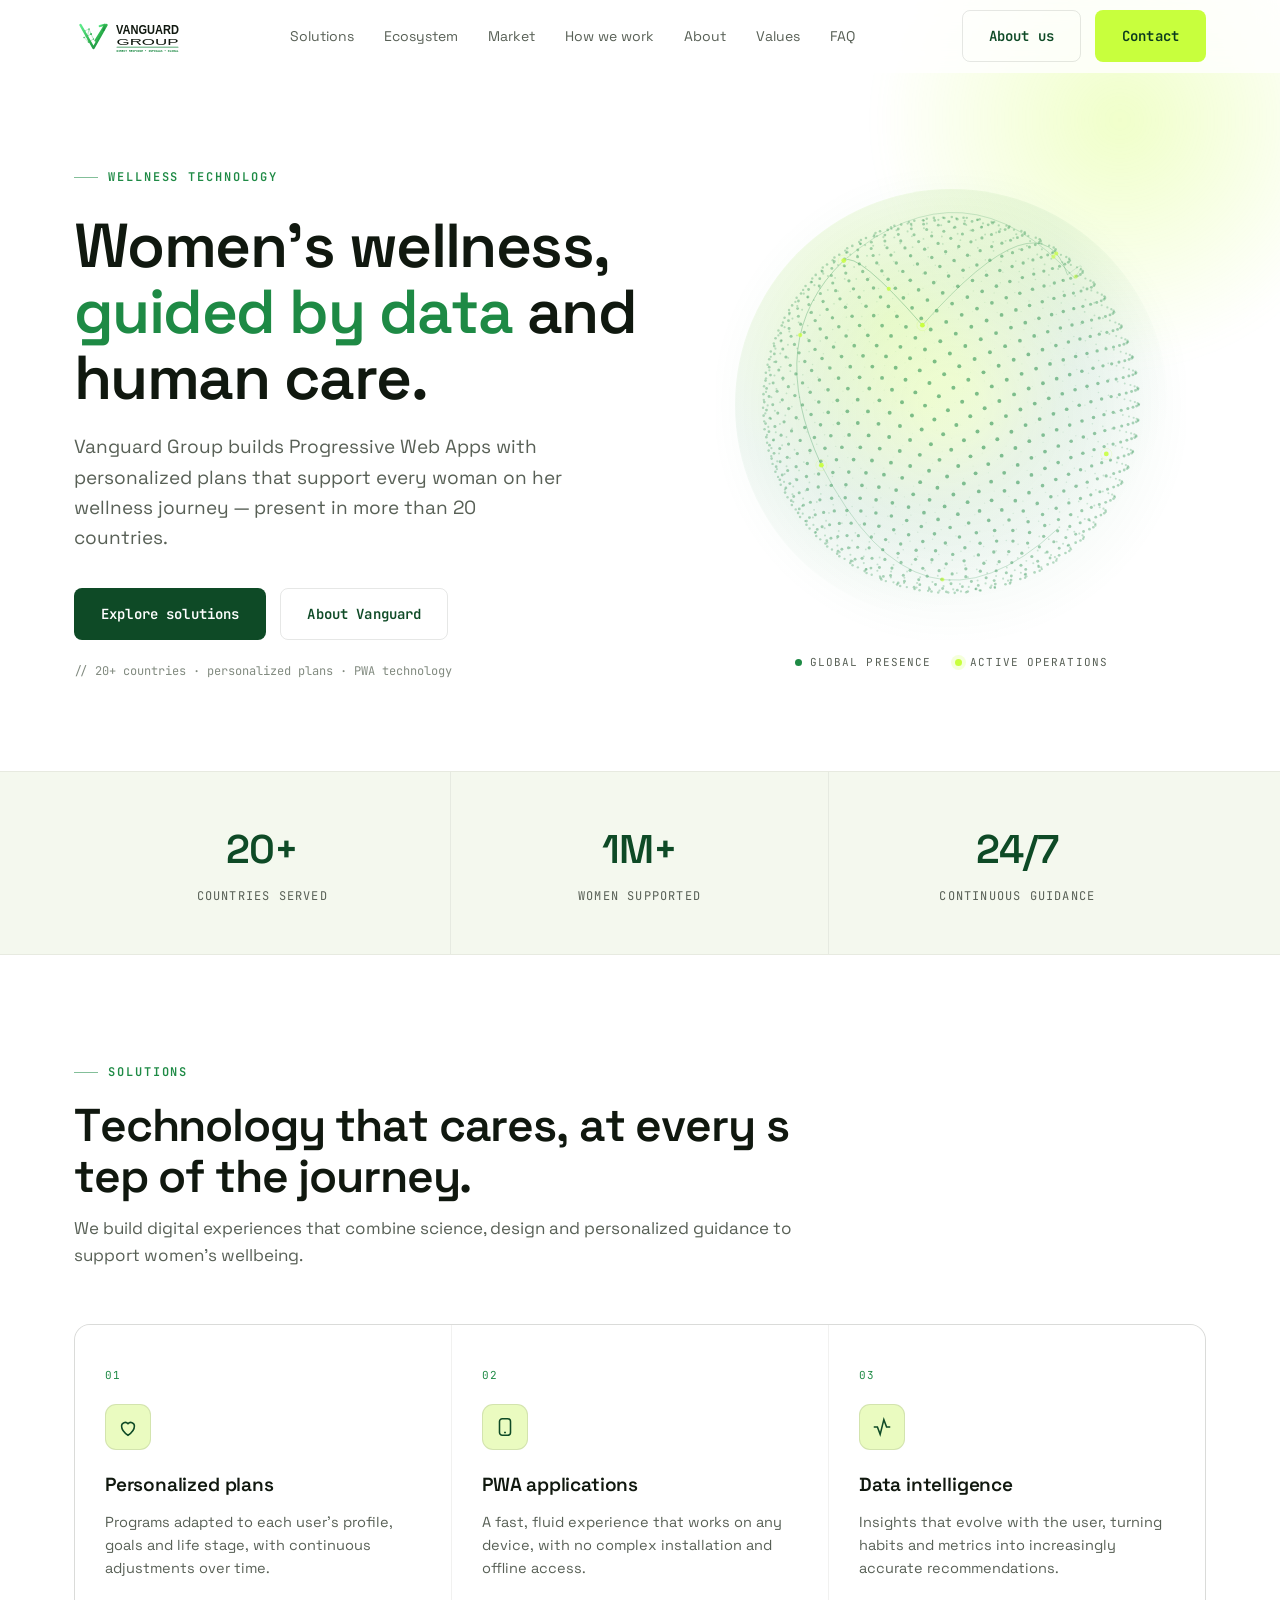
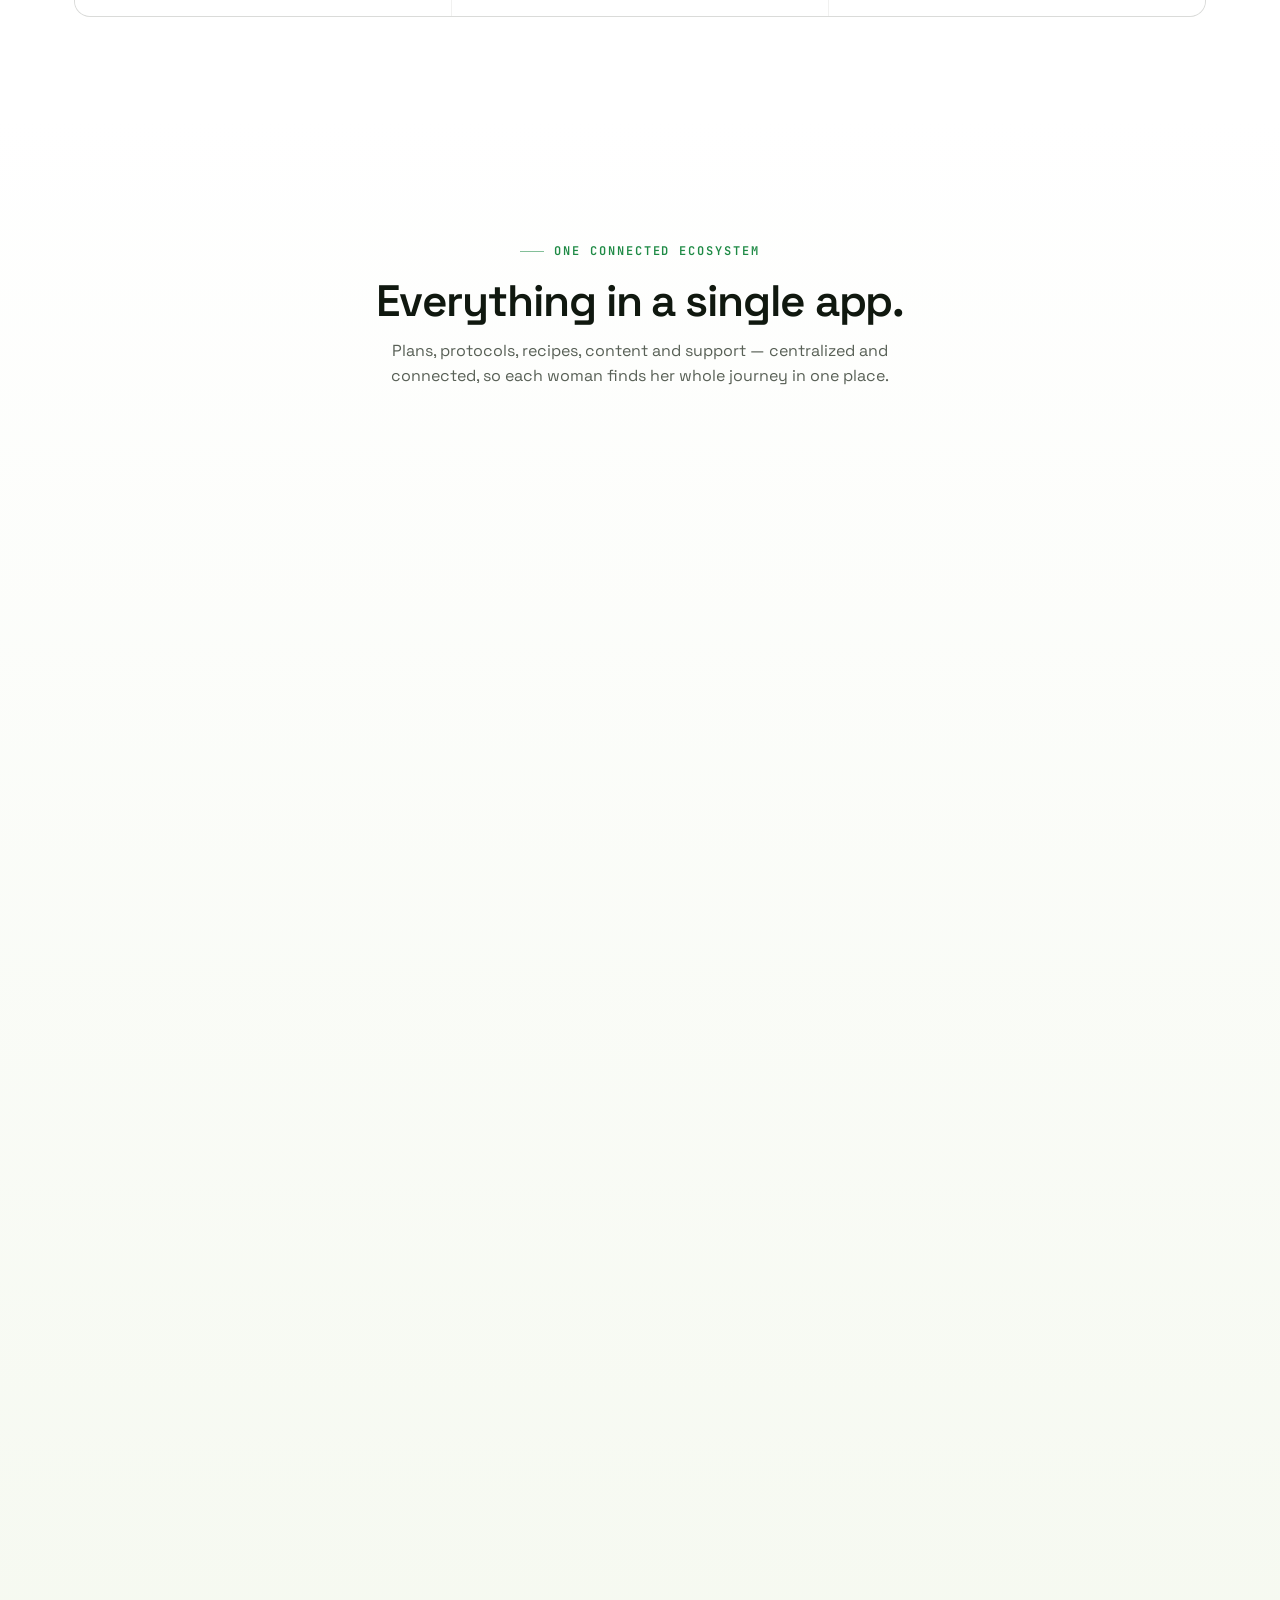
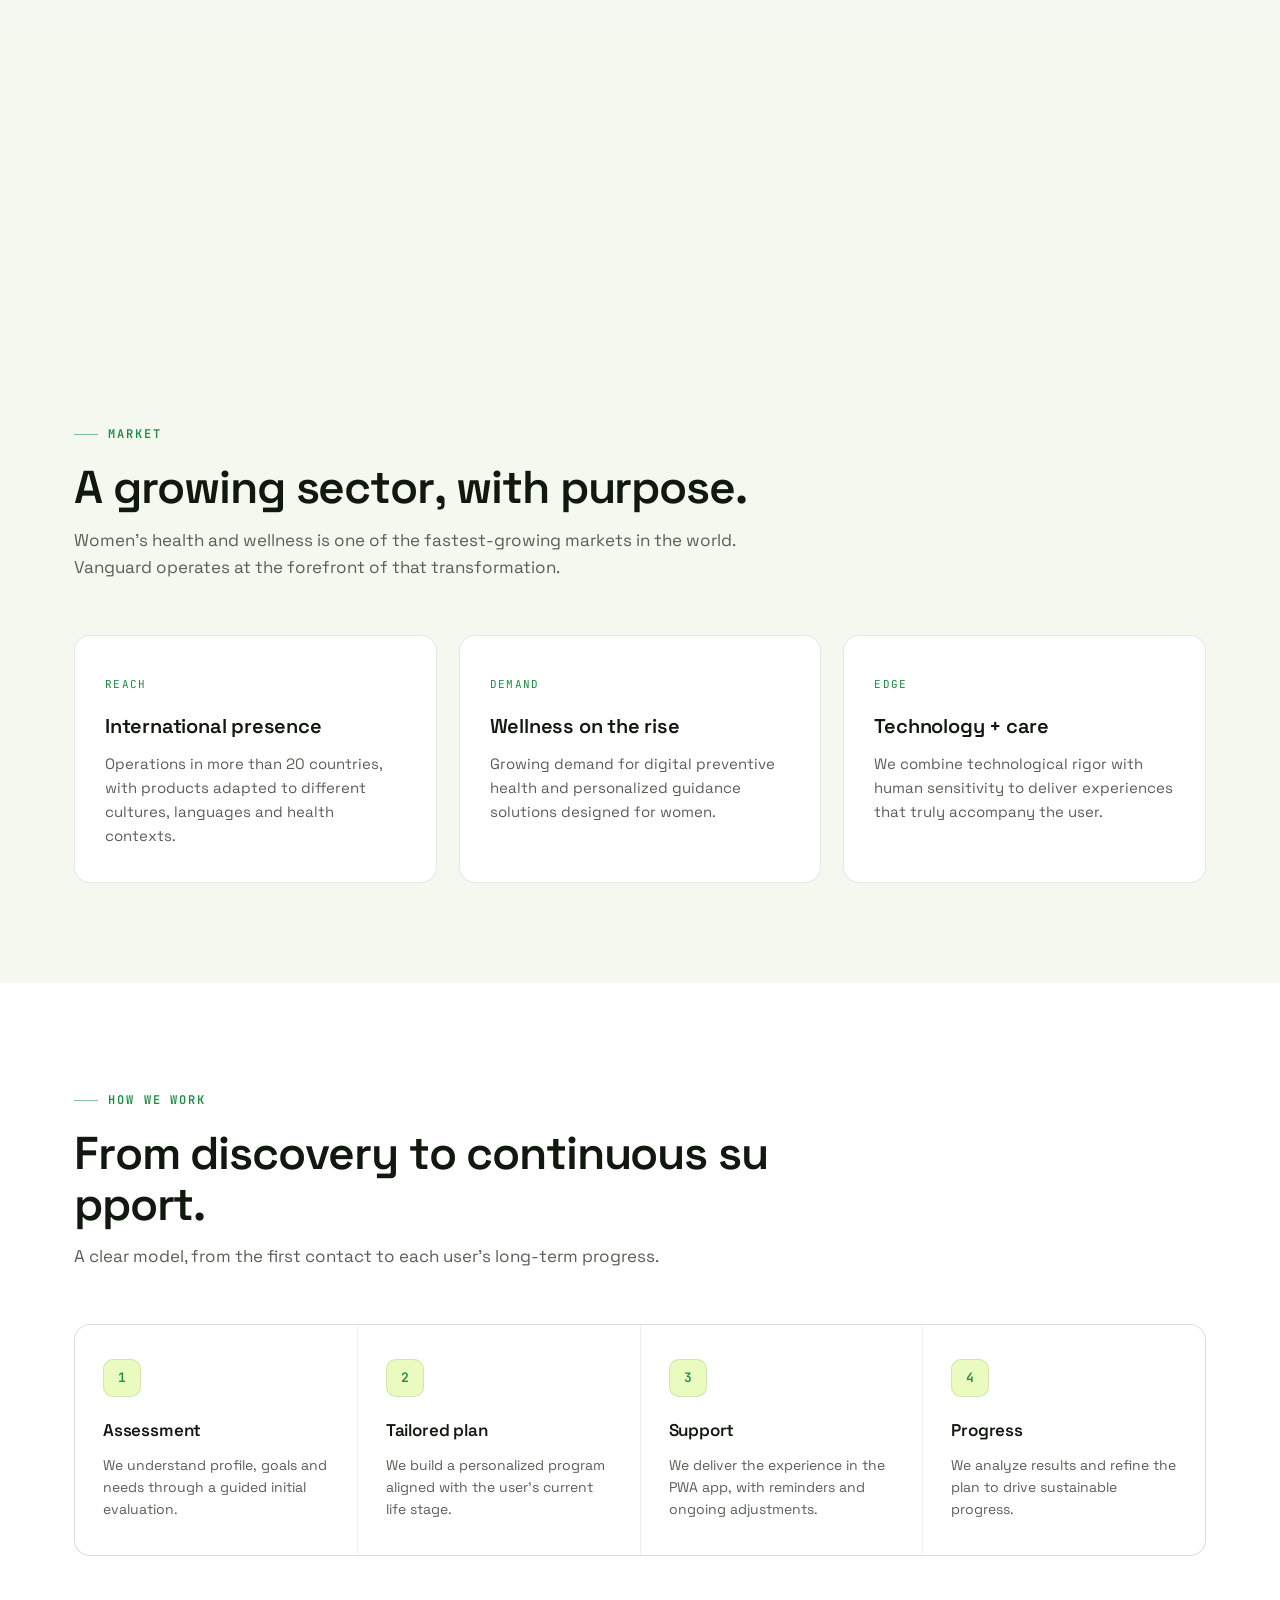
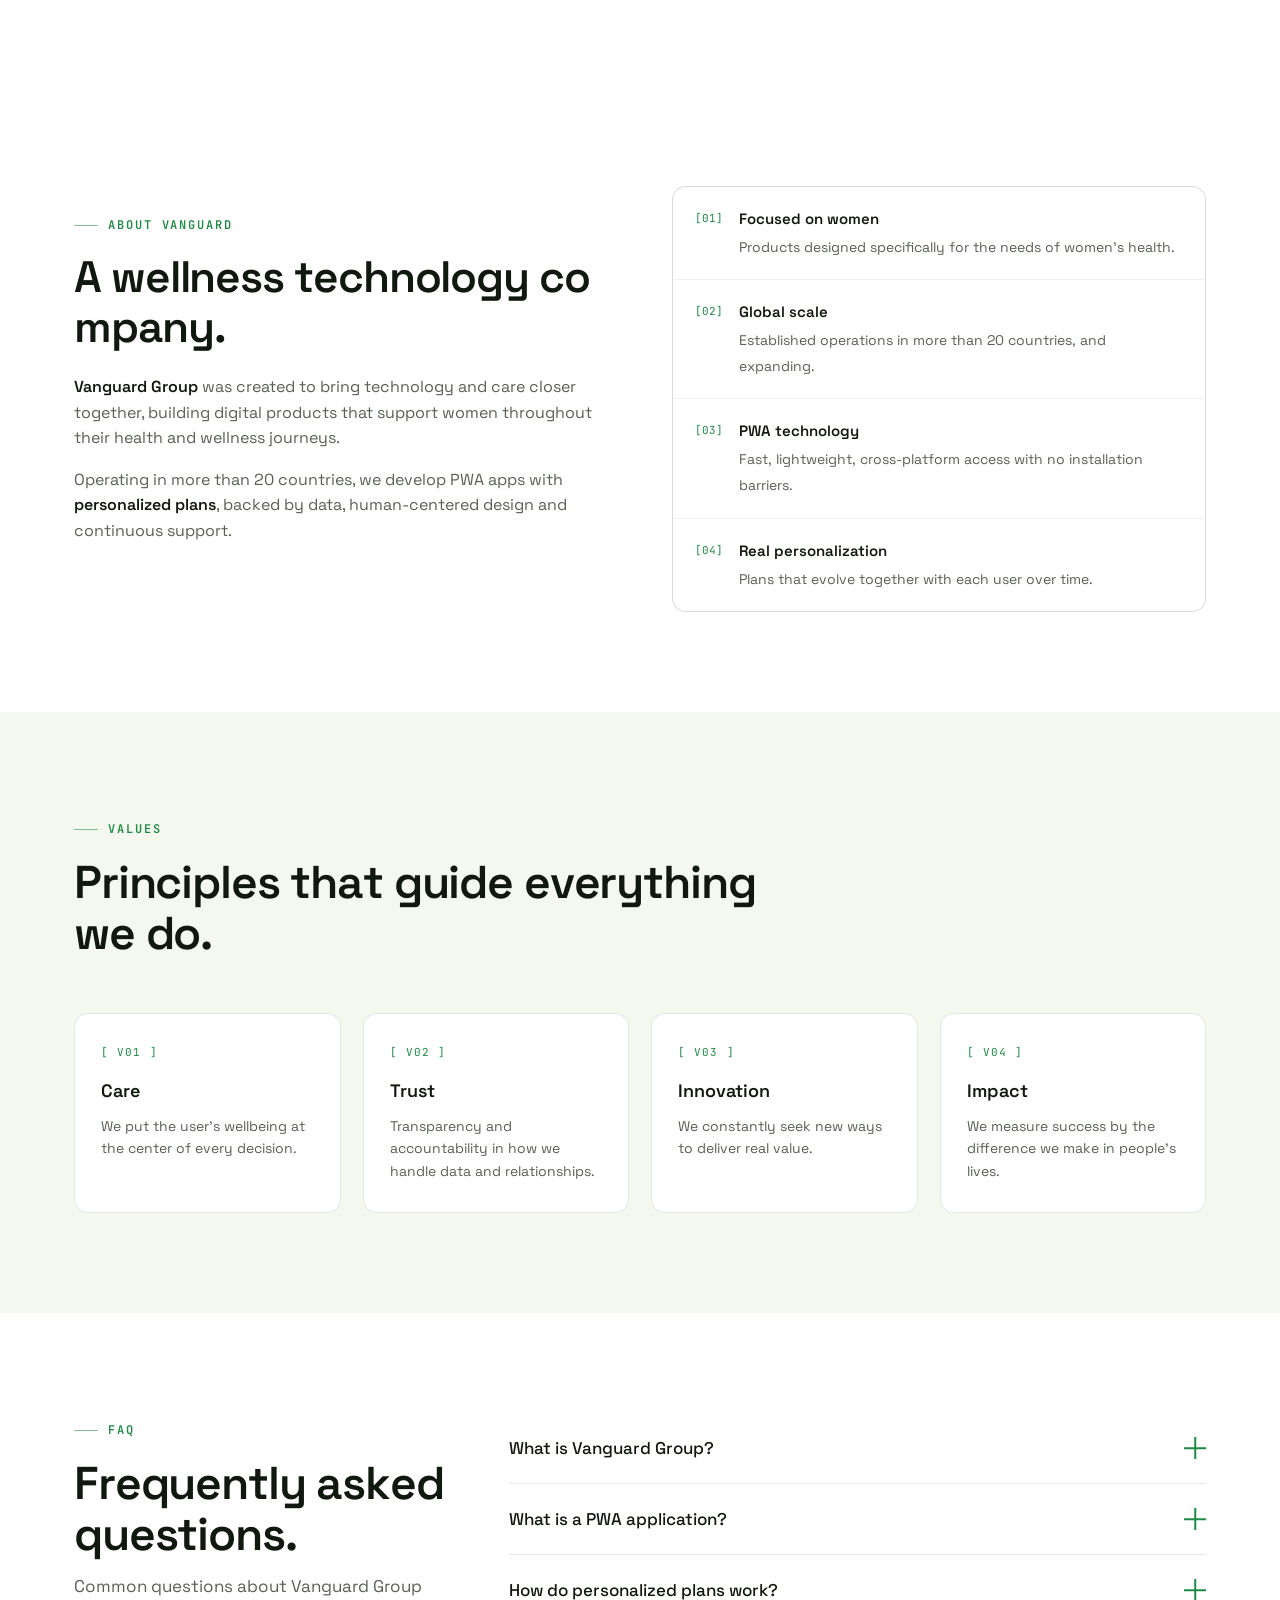
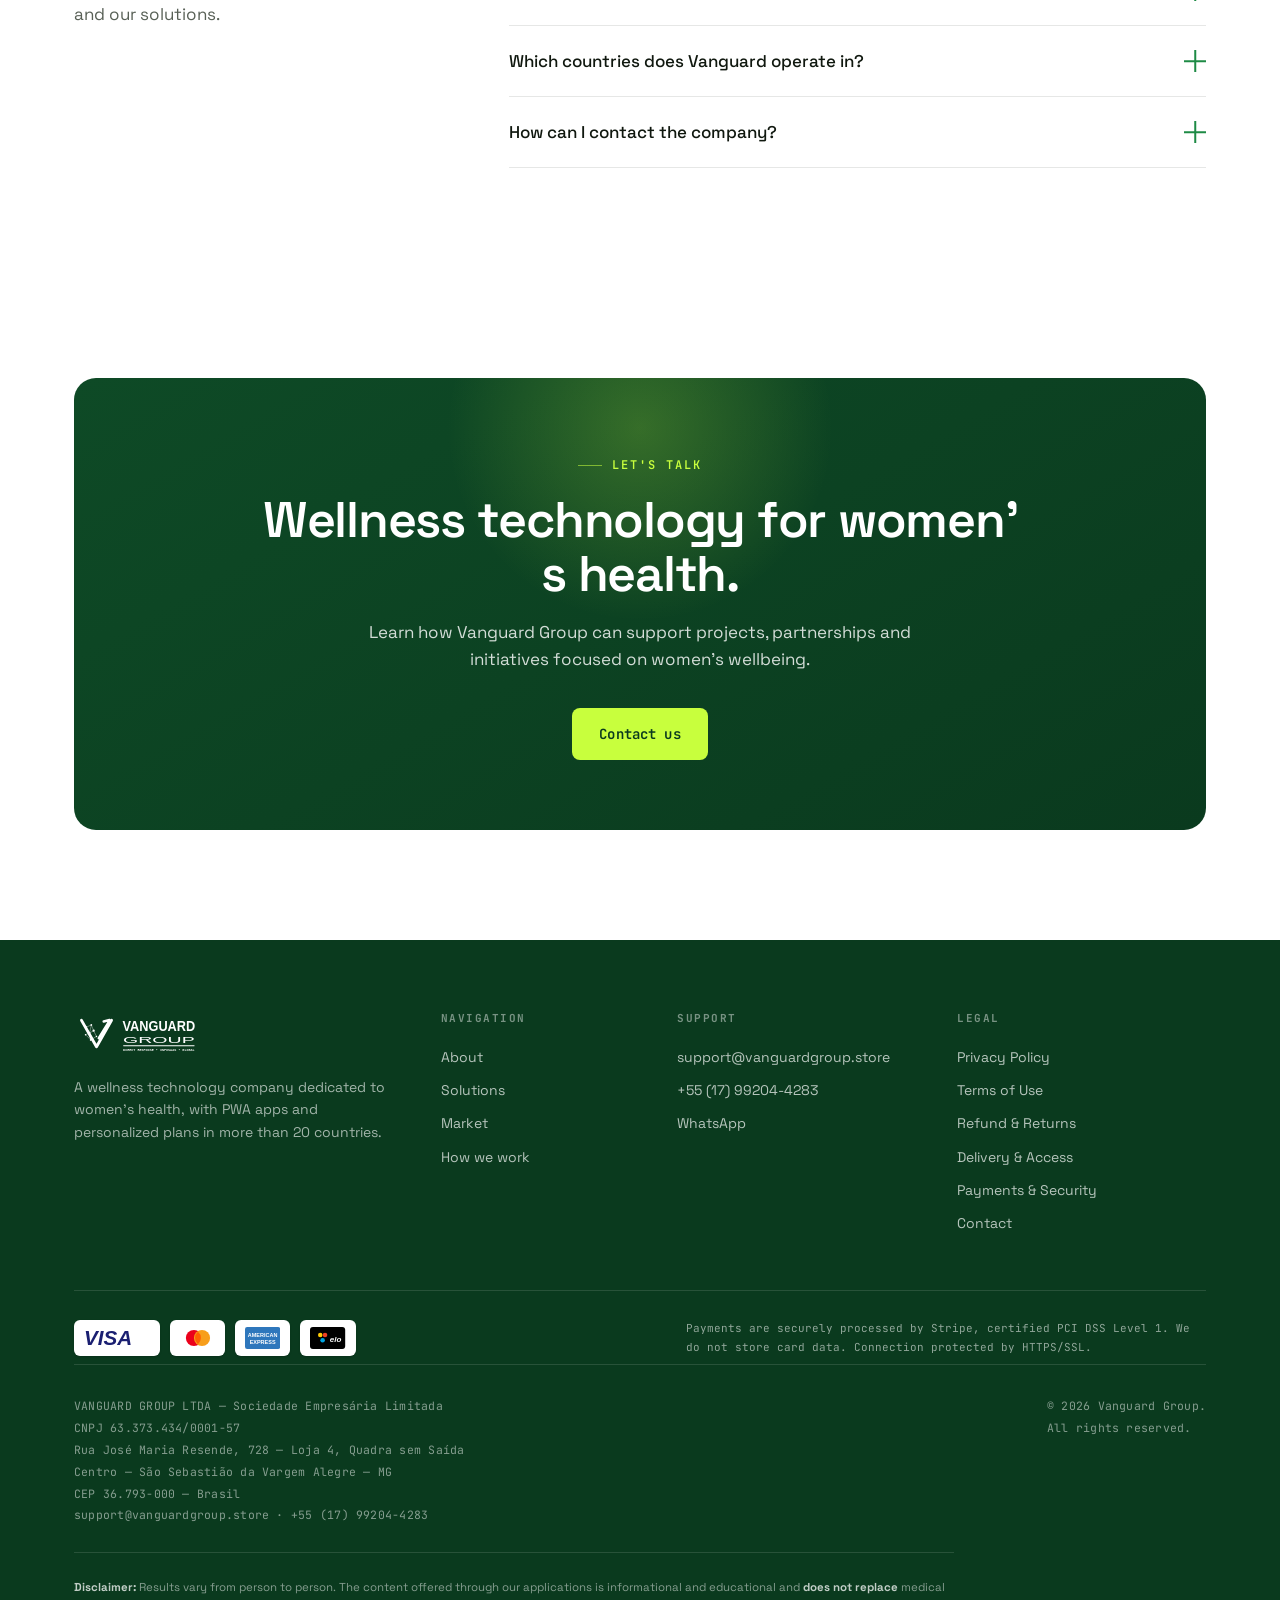
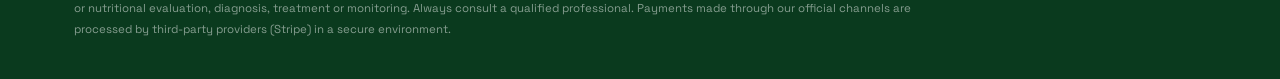
<file: index.html>
<!DOCTYPE html>
<html lang="en">
<head>
<meta charset="UTF-8">
<meta name="viewport" content="width=device-width, initial-scale=1.0">
<title>Vanguard Group — Wellness technology for women's health</title>
<meta name="description" content="Vanguard Group is a wellness technology company that builds PWA apps with personalized plans for women, operating in more than 20 countries.">
<link rel="preconnect" href="https://fonts.googleapis.com">
<link rel="preconnect" href="https://fonts.gstatic.com" crossorigin>
<link href="https://fonts.googleapis.com/css2?family=Space+Grotesk:wght@400;500;600;700&family=JetBrains+Mono:wght@400;500;600&display=swap" rel="stylesheet">
<link rel="icon" type="image/svg+xml" href="assets/favicon.svg?v=3">
<link rel="stylesheet" href="styles.css">
</head>
<body id="top">

<!-- HEADER -->
<header id="header">
  <div class="wrap nav">
    <a href="index.html" class="brand" aria-label="Vanguard Group — home">
      <img class="logo" src="assets/logo.svg?v=3" alt="Vanguard Group" width="220" height="80">
    </a>
    <nav class="nav-links" id="navLinks" aria-label="Primary">
      <a href="#solutions">Solutions</a>
      <a href="#ecosystem">Ecosystem</a>
      <a href="#market">Market</a>
      <a href="#how">How we work</a>
      <a href="#about">About</a>
      <a href="#values">Values</a>
      <a href="#faq">FAQ</a>
    </nav>
    <div class="nav-cta">
      <a href="#about" class="btn btn-ghost">About us</a>
      <a href="contact/" class="btn btn-lime">Contact</a>
      <button class="burger" id="burger" aria-label="Open menu" aria-expanded="false">
        <span></span><span></span><span></span>
      </button>
    </div>
  </div>
</header>

<!-- HERO -->
<section class="hero">
  <div class="glow"></div>
  <div class="wrap">
    <div class="hero-grid">
      <div class="hero-text reveal">
        <span class="eyebrow">Wellness technology</span>
        <h1>Women's wellness, <span class="accent">guided by data</span> and human care.</h1>
        <p class="lead">Vanguard Group builds Progressive Web Apps with personalized plans that support every woman on her wellness journey — present in more than 20 countries.</p>
        <div class="hero-actions">
          <a href="#solutions" class="btn btn-primary">Explore solutions</a>
          <a href="#about" class="btn btn-ghost">About Vanguard</a>
        </div>
        <p class="hero-note">// 20+ countries · personalized plans · PWA technology</p>
      </div>
      <div class="hero-visual reveal">
        <div class="globe-wrap">
          <div class="globe-stage">
            <canvas id="globe"></canvas>
          </div>
          <div class="globe-caption">
            <span>Global presence</span>
            <span class="lime">Active operations</span>
          </div>
        </div>
      </div>
    </div>
  </div>
</section>

<!-- STATS -->
<section class="stats">
  <div class="wrap">
    <div class="stats-grid">
      <div class="stat reveal"><b>20+</b><span>Countries served</span></div>
      <div class="stat reveal"><b>1M+</b><span>Women supported</span></div>
      <div class="stat reveal"><b>24/7</b><span>Continuous guidance</span></div>
    </div>
  </div>
</section>

<!-- SOLUTIONS -->
<section class="block" id="solutions">
  <div class="wrap">
    <div class="sec-head reveal">
      <span class="eyebrow">Solutions</span>
      <h2>Technology that cares, at every step of the journey.</h2>
      <p>We build digital experiences that combine science, design and personalized guidance to support women's wellbeing.</p>
    </div>
    <div class="services">
      <div class="svc reveal">
        <span class="num">01</span>
        <div class="icon"><svg viewBox="0 0 24 24"><path d="M12 21s-7-4.35-7-10a4 4 0 0 1 7-2.65A4 4 0 0 1 19 11c0 5.65-7 10-7 10z"/></svg></div>
        <h3>Personalized plans</h3>
        <p>Programs adapted to each user's profile, goals and life stage, with continuous adjustments over time.</p>
      </div>
      <div class="svc reveal">
        <span class="num">02</span>
        <div class="icon"><svg viewBox="0 0 24 24"><rect x="6" y="3" width="12" height="18" rx="3"/><line x1="11" y1="18" x2="13" y2="18"/></svg></div>
        <h3>PWA applications</h3>
        <p>A fast, fluid experience that works on any device, with no complex installation and offline access.</p>
      </div>
      <div class="svc reveal">
        <span class="num">03</span>
        <div class="icon"><svg viewBox="0 0 24 24"><path d="M3 12h4l3 8 4-16 3 8h4"/></svg></div>
        <h3>Data intelligence</h3>
        <p>Insights that evolve with the user, turning habits and metrics into increasingly accurate recommendations.</p>
      </div>
    </div>
  </div>
</section>

<!-- ECOSYSTEM (scroll-scrubbed network) -->
<section class="netfx" id="ecosystem">
  <div class="netfx-sticky">
    <div class="netfx-head reveal">
      <span class="eyebrow">One connected ecosystem</span>
      <h2>Everything in a single app.</h2>
      <p>Plans, protocols, recipes, content and support — centralized and connected, so each woman finds her whole journey in one place.</p>
    </div>
    <div class="netfx-canvas-wrap"><canvas id="netfx-canvas"></canvas></div>
  </div>
</section>

<!-- MARKET -->
<section class="block market" id="market">
  <div class="wrap">
    <div class="sec-head reveal">
      <span class="eyebrow">Market</span>
      <h2>A growing sector, with purpose.</h2>
      <p>Women's health and wellness is one of the fastest-growing markets in the world. Vanguard operates at the forefront of that transformation.</p>
    </div>
    <div class="market-grid">
      <div class="mcard reveal">
        <span class="tag">Reach</span>
        <h3>International presence</h3>
        <p>Operations in more than 20 countries, with products adapted to different cultures, languages and health contexts.</p>
      </div>
      <div class="mcard reveal">
        <span class="tag">Demand</span>
        <h3>Wellness on the rise</h3>
        <p>Growing demand for digital preventive health and personalized guidance solutions designed for women.</p>
      </div>
      <div class="mcard reveal">
        <span class="tag">Edge</span>
        <h3>Technology + care</h3>
        <p>We combine technological rigor with human sensitivity to deliver experiences that truly accompany the user.</p>
      </div>
    </div>
  </div>
</section>

<!-- HOW WE WORK -->
<section class="block" id="how">
  <div class="wrap">
    <div class="sec-head reveal">
      <span class="eyebrow">How we work</span>
      <h2>From discovery to continuous support.</h2>
      <p>A clear model, from the first contact to each user's long-term progress.</p>
    </div>
    <div class="steps">
      <div class="step reveal">
        <span class="sn">1</span>
        <h3>Assessment</h3>
        <p>We understand profile, goals and needs through a guided initial evaluation.</p>
      </div>
      <div class="step reveal">
        <span class="sn">2</span>
        <h3>Tailored plan</h3>
        <p>We build a personalized program aligned with the user's current life stage.</p>
      </div>
      <div class="step reveal">
        <span class="sn">3</span>
        <h3>Support</h3>
        <p>We deliver the experience in the PWA app, with reminders and ongoing adjustments.</p>
      </div>
      <div class="step reveal">
        <span class="sn">4</span>
        <h3>Progress</h3>
        <p>We analyze results and refine the plan to drive sustainable progress.</p>
      </div>
    </div>
  </div>
</section>

<!-- ABOUT -->
<section class="block" id="about">
  <div class="wrap">
    <div class="about-grid">
      <div class="about-text reveal">
        <span class="eyebrow">About Vanguard</span>
        <h2>A wellness technology company.</h2>
        <p><strong>Vanguard Group</strong> was created to bring technology and care closer together, building digital products that support women throughout their health and wellness journeys.</p>
        <p>Operating in more than 20 countries, we develop PWA apps with <strong>personalized plans</strong>, backed by data, human-centered design and continuous support.</p>
      </div>
      <div class="reveal">
        <ul class="why-list">
          <li><span class="k">[01]</span><div><b>Focused on women</b><span class="d">Products designed specifically for the needs of women's health.</span></div></li>
          <li><span class="k">[02]</span><div><b>Global scale</b><span class="d">Established operations in more than 20 countries, and expanding.</span></div></li>
          <li><span class="k">[03]</span><div><b>PWA technology</b><span class="d">Fast, lightweight, cross-platform access with no installation barriers.</span></div></li>
          <li><span class="k">[04]</span><div><b>Real personalization</b><span class="d">Plans that evolve together with each user over time.</span></div></li>
        </ul>
      </div>
    </div>
  </div>
</section>

<!-- VALUES -->
<section class="block values" id="values">
  <div class="wrap">
    <div class="sec-head reveal">
      <span class="eyebrow">Values</span>
      <h2>Principles that guide everything we do.</h2>
    </div>
    <div class="val-grid">
      <div class="val reveal"><span class="vk">[ V01 ]</span><h4>Care</h4><p>We put the user's wellbeing at the center of every decision.</p></div>
      <div class="val reveal"><span class="vk">[ V02 ]</span><h4>Trust</h4><p>Transparency and accountability in how we handle data and relationships.</p></div>
      <div class="val reveal"><span class="vk">[ V03 ]</span><h4>Innovation</h4><p>We constantly seek new ways to deliver real value.</p></div>
      <div class="val reveal"><span class="vk">[ V04 ]</span><h4>Impact</h4><p>We measure success by the difference we make in people's lives.</p></div>
    </div>
  </div>
</section>

<!-- FAQ -->
<section class="block" id="faq">
  <div class="wrap">
    <div class="faq-grid">
      <div class="sec-head reveal" style="margin-bottom:0">
        <span class="eyebrow">FAQ</span>
        <h2>Frequently asked questions.</h2>
        <p>Common questions about Vanguard Group and our solutions.</p>
      </div>
      <div class="reveal">
        <div class="faq-item">
          <button class="faq-q" aria-expanded="false">What is Vanguard Group?<span class="plus"></span></button>
          <div class="faq-a"><p>We are a wellness technology company that builds PWA apps with personalized plans focused on women's health, operating in more than 20 countries.</p></div>
        </div>
        <div class="faq-item">
          <button class="faq-q" aria-expanded="false">What is a PWA application?<span class="plus"></span></button>
          <div class="faq-a"><p>A Progressive Web App runs directly in the browser with performance close to a native app, fast access and multi-device support, without complex installation.</p></div>
        </div>
        <div class="faq-item">
          <button class="faq-q" aria-expanded="false">How do personalized plans work?<span class="plus"></span></button>
          <div class="faq-a"><p>Each plan is built from the user's profile and goals and evolves continuously based on support and data, delivering increasingly relevant recommendations.</p></div>
        </div>
        <div class="faq-item">
          <button class="faq-q" aria-expanded="false">Which countries does Vanguard operate in?<span class="plus"></span></button>
          <div class="faq-a"><p>We currently operate in more than 20 countries, with products adapted to different languages and cultural contexts, and we keep expanding.</p></div>
        </div>
        <div class="faq-item">
          <button class="faq-q" aria-expanded="false">How can I contact the company?<span class="plus"></span></button>
          <div class="faq-a"><p>You can reach us through the channels listed on our <a href="contact/">Contact</a> page. Our team handles commercial, support and general inquiries.</p></div>
        </div>
      </div>
    </div>
  </div>
</section>

<!-- FINAL CTA -->
<section class="final">
  <div class="wrap">
    <div class="final-box reveal">
      <div class="final-glow"></div>
      <span class="eyebrow">Let's talk</span>
      <h2>Wellness technology for women's health.</h2>
      <p>Learn how Vanguard Group can support projects, partnerships and initiatives focused on women's wellbeing.</p>
      <a href="contact/" class="btn btn-lime">Contact us</a>
    </div>
  </div>
</section>

<!-- FOOTER -->
<footer>
  <div class="wrap">
    <div class="foot-grid">
      <div class="foot-brand">
        <a href="index.html" class="brand" aria-label="Vanguard Group">
          <img class="logo" src="assets/logo-white.svg?v=3" alt="Vanguard Group" width="220" height="80">
        </a>
        <p>A wellness technology company dedicated to women's health, with PWA apps and personalized plans in more than 20 countries.</p>
      </div>
      <div class="foot-col">
        <h5>Navigation</h5>
        <a href="#about">About</a>
        <a href="#solutions">Solutions</a>
        <a href="#market">Market</a>
        <a href="#how">How we work</a>
      </div>
      <div class="foot-col">
        <h5>Support</h5>
        <a href="mailto:support@vanguardgroup.store">support@vanguardgroup.store</a>
        <a href="tel:+5517992044283">+55 (17) 99204-4283</a>
        <a href="https://wa.me/5517992044283" target="_blank" rel="noopener">WhatsApp</a>
      </div>
      <div class="foot-col">
        <h5>Legal</h5>
        <a href="privacy-policy/">Privacy Policy</a>
        <a href="terms-of-use/">Terms of Use</a>
        <a href="refund-and-returns/">Refund &amp; Returns</a>
        <a href="delivery-and-access/">Delivery &amp; Access</a>
        <a href="payments-and-security/">Payments &amp; Security</a>
        <a href="contact/">Contact</a>
      </div>
    </div>

    <div class="pay-strip">
      <div class="pay-cards">
        <span class="card-logo" aria-label="Visa">
          <svg viewBox="0 0 48 16" xmlns="http://www.w3.org/2000/svg" role="img" aria-label="Visa">
            <text x="0" y="13" font-family="Arial, Helvetica, sans-serif" font-size="15" font-weight="700" font-style="italic" fill="#1A1F71">VISA</text>
          </svg>
        </span>
        <span class="card-logo" aria-label="Mastercard">
          <svg viewBox="0 0 48 30" xmlns="http://www.w3.org/2000/svg" role="img" aria-label="Mastercard">
            <circle cx="19" cy="15" r="11" fill="#EB001B"/>
            <circle cx="30" cy="15" r="11" fill="#F79E1B"/>
            <path d="M24.5 6.5a11 11 0 0 1 0 17 11 11 0 0 1 0-17z" fill="#FF5F00"/>
          </svg>
        </span>
        <span class="card-logo" aria-label="American Express">
          <svg viewBox="0 0 48 30" xmlns="http://www.w3.org/2000/svg" role="img" aria-label="American Express">
            <rect width="48" height="30" rx="3" fill="#2E77BC"/>
            <text x="24" y="14" text-anchor="middle" font-family="Arial, Helvetica, sans-serif" font-size="7.5" font-weight="700" fill="#fff">AMERICAN</text>
            <text x="24" y="23" text-anchor="middle" font-family="Arial, Helvetica, sans-serif" font-size="7.5" font-weight="700" fill="#fff">EXPRESS</text>
          </svg>
        </span>
        <span class="card-logo" aria-label="Elo">
          <svg viewBox="0 0 48 30" xmlns="http://www.w3.org/2000/svg" role="img" aria-label="Elo">
            <rect width="48" height="30" rx="4" fill="#000"/>
            <circle cx="14" cy="11" r="3.1" fill="#FFCB05"/>
            <circle cx="20.5" cy="11" r="3.1" fill="#EF4123"/>
            <circle cx="17.2" cy="18" r="3.1" fill="#00A4E0"/>
            <text x="27" y="20" font-family="Arial, Helvetica, sans-serif" font-size="11" font-weight="700" font-style="italic" fill="#fff">elo</text>
          </svg>
        </span>
      </div>
      <p class="pay-note">Payments are securely processed by Stripe, certified PCI DSS Level 1. We do not store card data. Connection protected by HTTPS/SSL.</p>
    </div>

    <div class="corp">
      <p class="mono">
        VANGUARD GROUP LTDA — Sociedade Empresária Limitada<br>
        CNPJ 63.373.434/0001-57<br>
        Rua José Maria Resende, 728 — Loja 4, Quadra sem Saída<br>
        Centro — São Sebastião da Vargem Alegre — MG<br>
        CEP 36.793-000 — Brasil<br>
        support@vanguardgroup.store · +55 (17) 99204-4283
      </p>
      <p class="mono">
        © <span id="year">2025</span> Vanguard Group.<br>
        All rights reserved.
      </p>
    </div>

    <p class="disclaimer">
      <strong>Disclaimer:</strong> Results vary from person to person. The content offered through our applications is informational and educational and <strong>does not replace</strong> medical or nutritional evaluation, diagnosis, treatment or monitoring. Always consult a qualified professional. Payments made through our official channels are processed by third-party providers (Stripe) in a secure environment.
    </p>
  </div>
</footer>

<script src="script.js"></script>
</body>
</html>
</file>
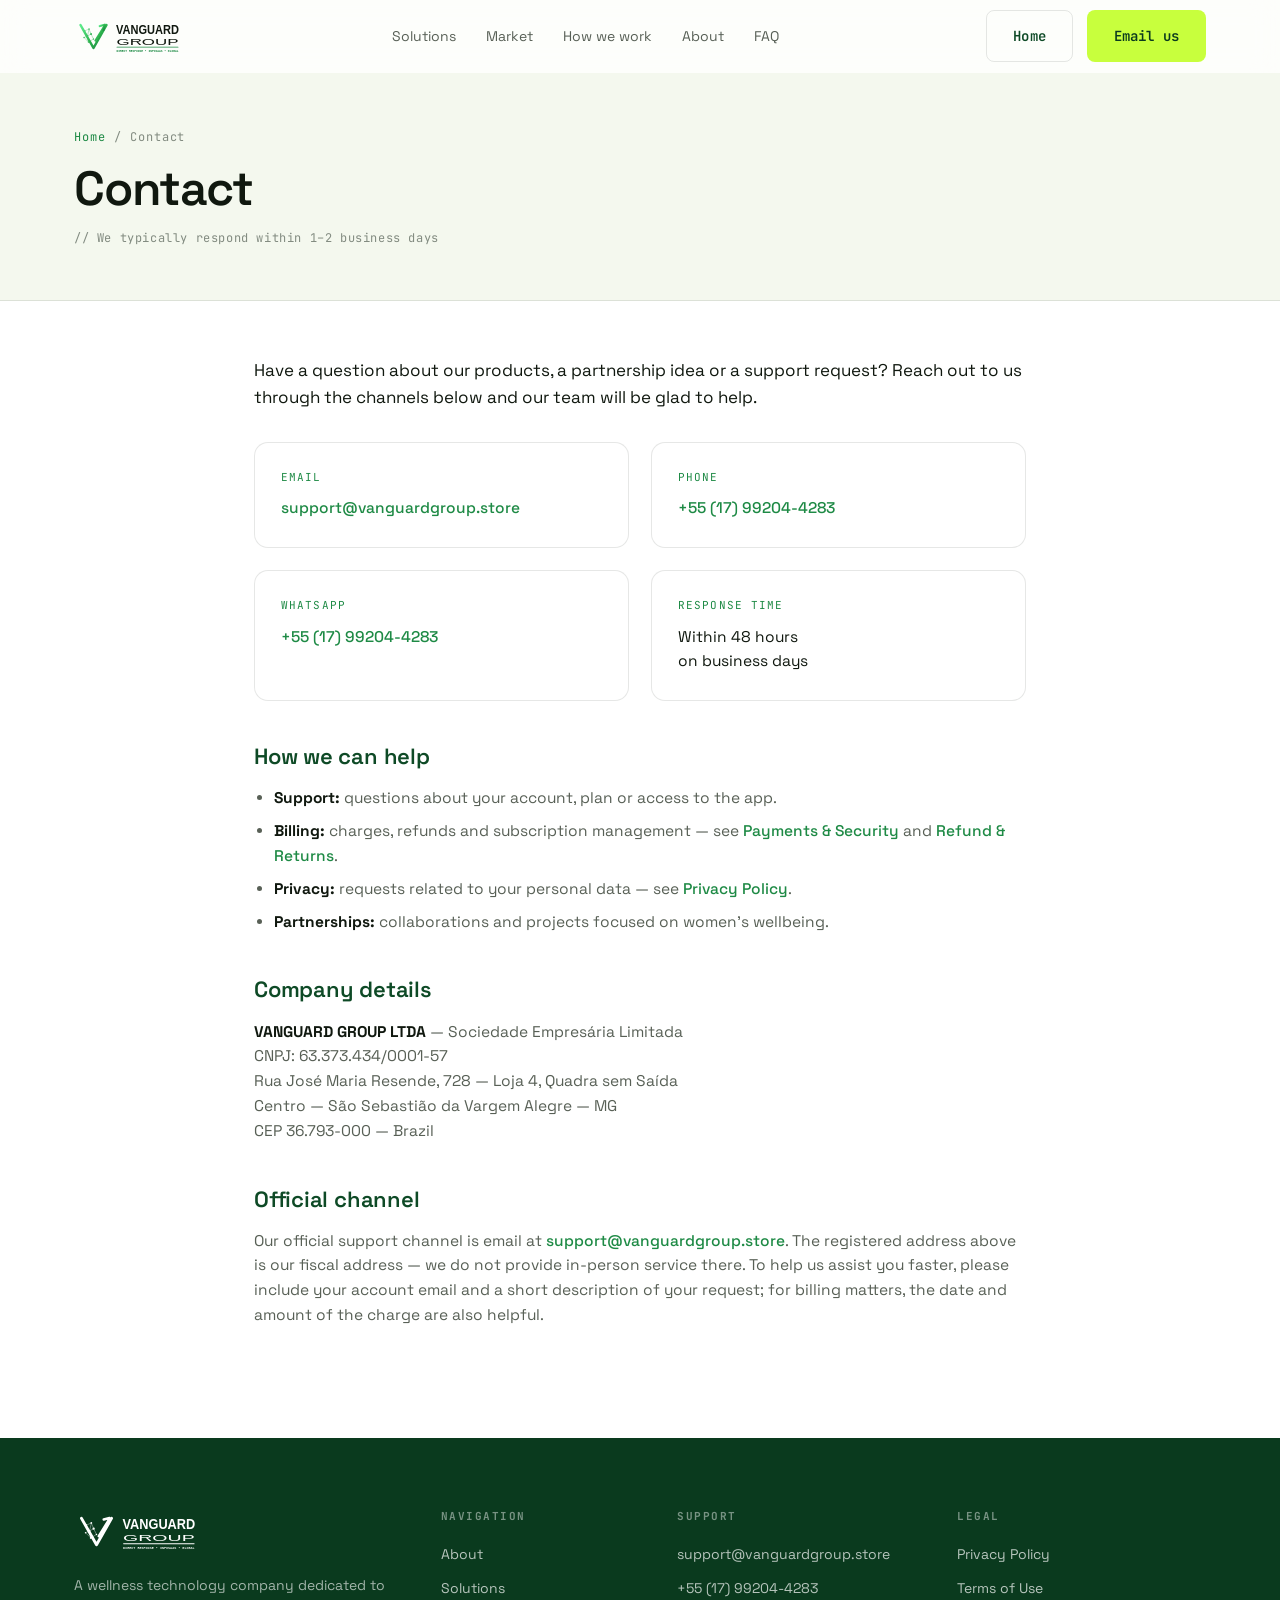
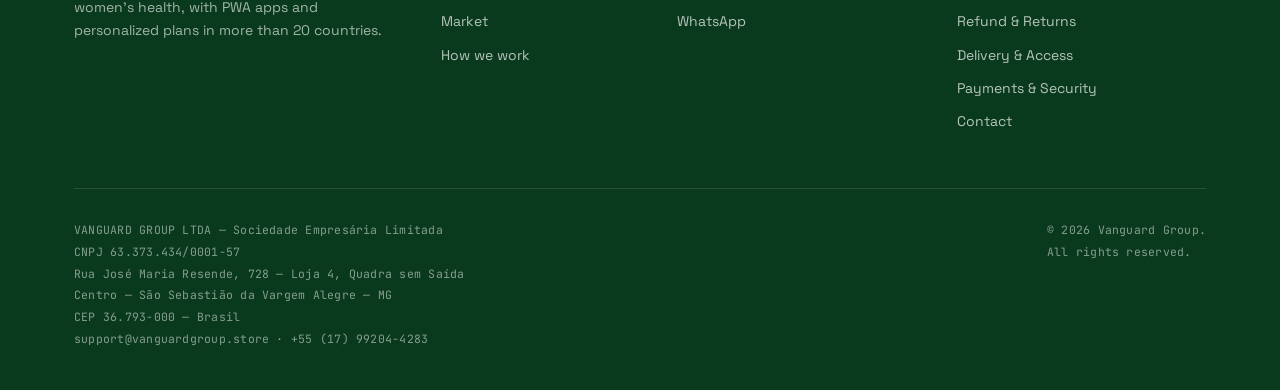
<file: contact/index.html>
<!DOCTYPE html>
<html lang="en">
<head>
<meta charset="UTF-8">
<meta name="viewport" content="width=device-width, initial-scale=1.0">
<title>Contact — Vanguard Group</title>
<meta name="description" content="Get in touch with Vanguard Group. Support, commercial and general inquiries.">
<link rel="preconnect" href="https://fonts.googleapis.com">
<link rel="preconnect" href="https://fonts.gstatic.com" crossorigin>
<link href="https://fonts.googleapis.com/css2?family=Space+Grotesk:wght@400;500;600;700&family=JetBrains+Mono:wght@400;500;600&display=swap" rel="stylesheet">
<link rel="icon" type="image/svg+xml" href="../assets/favicon.svg?v=3">
<link rel="stylesheet" href="../styles.css">
</head>
<body id="top">

<header id="header" class="scrolled">
  <div class="wrap nav">
    <a href="../index.html" class="brand" aria-label="Vanguard Group — home">
      <img class="logo" src="../assets/logo.svg?v=3" alt="Vanguard Group" width="220" height="80">
    </a>
    <nav class="nav-links" id="navLinks" aria-label="Primary">
      <a href="../index.html#solutions">Solutions</a>
      <a href="../index.html#market">Market</a>
      <a href="../index.html#how">How we work</a>
      <a href="../index.html#about">About</a>
      <a href="../index.html#faq">FAQ</a>
    </nav>
    <div class="nav-cta">
      <a href="../index.html" class="btn btn-ghost">Home</a>
      <a href="mailto:support@vanguardgroup.store" class="btn btn-lime">Email us</a>
      <button class="burger" id="burger" aria-label="Open menu" aria-expanded="false"><span></span><span></span><span></span></button>
    </div>
  </div>
</header>

<section class="page-hero">
  <div class="wrap">
    <p class="crumb"><a href="../index.html">Home</a> / Contact</p>
    <h1>Contact</h1>
    <span class="updated">// We typically respond within 1–2 business days</span>
  </div>
</section>

<section class="legal">
  <div class="wrap legal-wrap">
    <p class="lead">Have a question about our products, a partnership idea or a support request? Reach out to us through the channels below and our team will be glad to help.</p>

    <div class="contact-grid">
      <div class="contact-card">
        <span class="ck">Email</span>
        <p><a href="mailto:support@vanguardgroup.store">support@vanguardgroup.store</a></p>
      </div>
      <div class="contact-card">
        <span class="ck">Phone</span>
        <p><a href="tel:+5517992044283">+55 (17) 99204-4283</a></p>
      </div>
      <div class="contact-card">
        <span class="ck">WhatsApp</span>
        <p><a href="https://wa.me/5517992044283" target="_blank" rel="noopener">+55 (17) 99204-4283</a></p>
      </div>
      <div class="contact-card">
        <span class="ck">Response time</span>
        <p>Within 48 hours<br>on business days</p>
      </div>
    </div>

    <h2>How we can help</h2>
    <ul>
      <li><strong>Support:</strong> questions about your account, plan or access to the app.</li>
      <li><strong>Billing:</strong> charges, refunds and subscription management — see <a href="../payments-and-security/">Payments &amp; Security</a> and <a href="../refund-and-returns/">Refund &amp; Returns</a>.</li>
      <li><strong>Privacy:</strong> requests related to your personal data — see <a href="../privacy-policy/">Privacy Policy</a>.</li>
      <li><strong>Partnerships:</strong> collaborations and projects focused on women's wellbeing.</li>
    </ul>

    <h2>Company details</h2>
    <p>
      <strong>VANGUARD GROUP LTDA</strong> — Sociedade Empresária Limitada<br>
      CNPJ: 63.373.434/0001-57<br>
      Rua José Maria Resende, 728 — Loja 4, Quadra sem Saída<br>
      Centro — São Sebastião da Vargem Alegre — MG<br>
      CEP 36.793-000 — Brazil
    </p>

    <h2>Official channel</h2>
    <p>Our official support channel is email at <a href="mailto:support@vanguardgroup.store">support@vanguardgroup.store</a>. The registered address above is our fiscal address — we do not provide in-person service there. To help us assist you faster, please include your account email and a short description of your request; for billing matters, the date and amount of the charge are also helpful.</p>
  </div>
</section>

<footer>
  <div class="wrap">
    <div class="foot-grid">
      <div class="foot-brand">
        <a href="../index.html" class="brand" aria-label="Vanguard Group">
          <img class="logo" src="../assets/logo-white.svg?v=3" alt="Vanguard Group" width="220" height="80">
        </a>
        <p>A wellness technology company dedicated to women's health, with PWA apps and personalized plans in more than 20 countries.</p>
      </div>
      <div class="foot-col">
        <h5>Navigation</h5>
        <a href="../index.html#about">About</a>
        <a href="../index.html#solutions">Solutions</a>
        <a href="../index.html#market">Market</a>
        <a href="../index.html#how">How we work</a>
      </div>
      <div class="foot-col">
        <h5>Support</h5>
        <a href="mailto:support@vanguardgroup.store">support@vanguardgroup.store</a>
        <a href="tel:+5517992044283">+55 (17) 99204-4283</a>
        <a href="https://wa.me/5517992044283" target="_blank" rel="noopener">WhatsApp</a>
      </div>
      <div class="foot-col">
        <h5>Legal</h5>
        <a href="../privacy-policy/">Privacy Policy</a>
        <a href="../terms-of-use/">Terms of Use</a>
        <a href="../refund-and-returns/">Refund &amp; Returns</a>
        <a href="../delivery-and-access/">Delivery &amp; Access</a>
        <a href="../payments-and-security/">Payments &amp; Security</a>
        <a href="../contact/">Contact</a>
      </div>
    </div>
    <div class="corp">
      <p class="mono">VANGUARD GROUP LTDA — Sociedade Empresária Limitada<br>CNPJ 63.373.434/0001-57<br>Rua José Maria Resende, 728 — Loja 4, Quadra sem Saída<br>Centro — São Sebastião da Vargem Alegre — MG<br>CEP 36.793-000 — Brasil<br>support@vanguardgroup.store · <a href="tel:+5517992044283" style="color:inherit">+55 (17) 99204-4283</a></p>
      <p class="mono">© <span id="year">2025</span> Vanguard Group.<br>All rights reserved.</p>
    </div>
  </div>
</footer>

<script src="../script.js"></script>
</body>
</html>
</file>
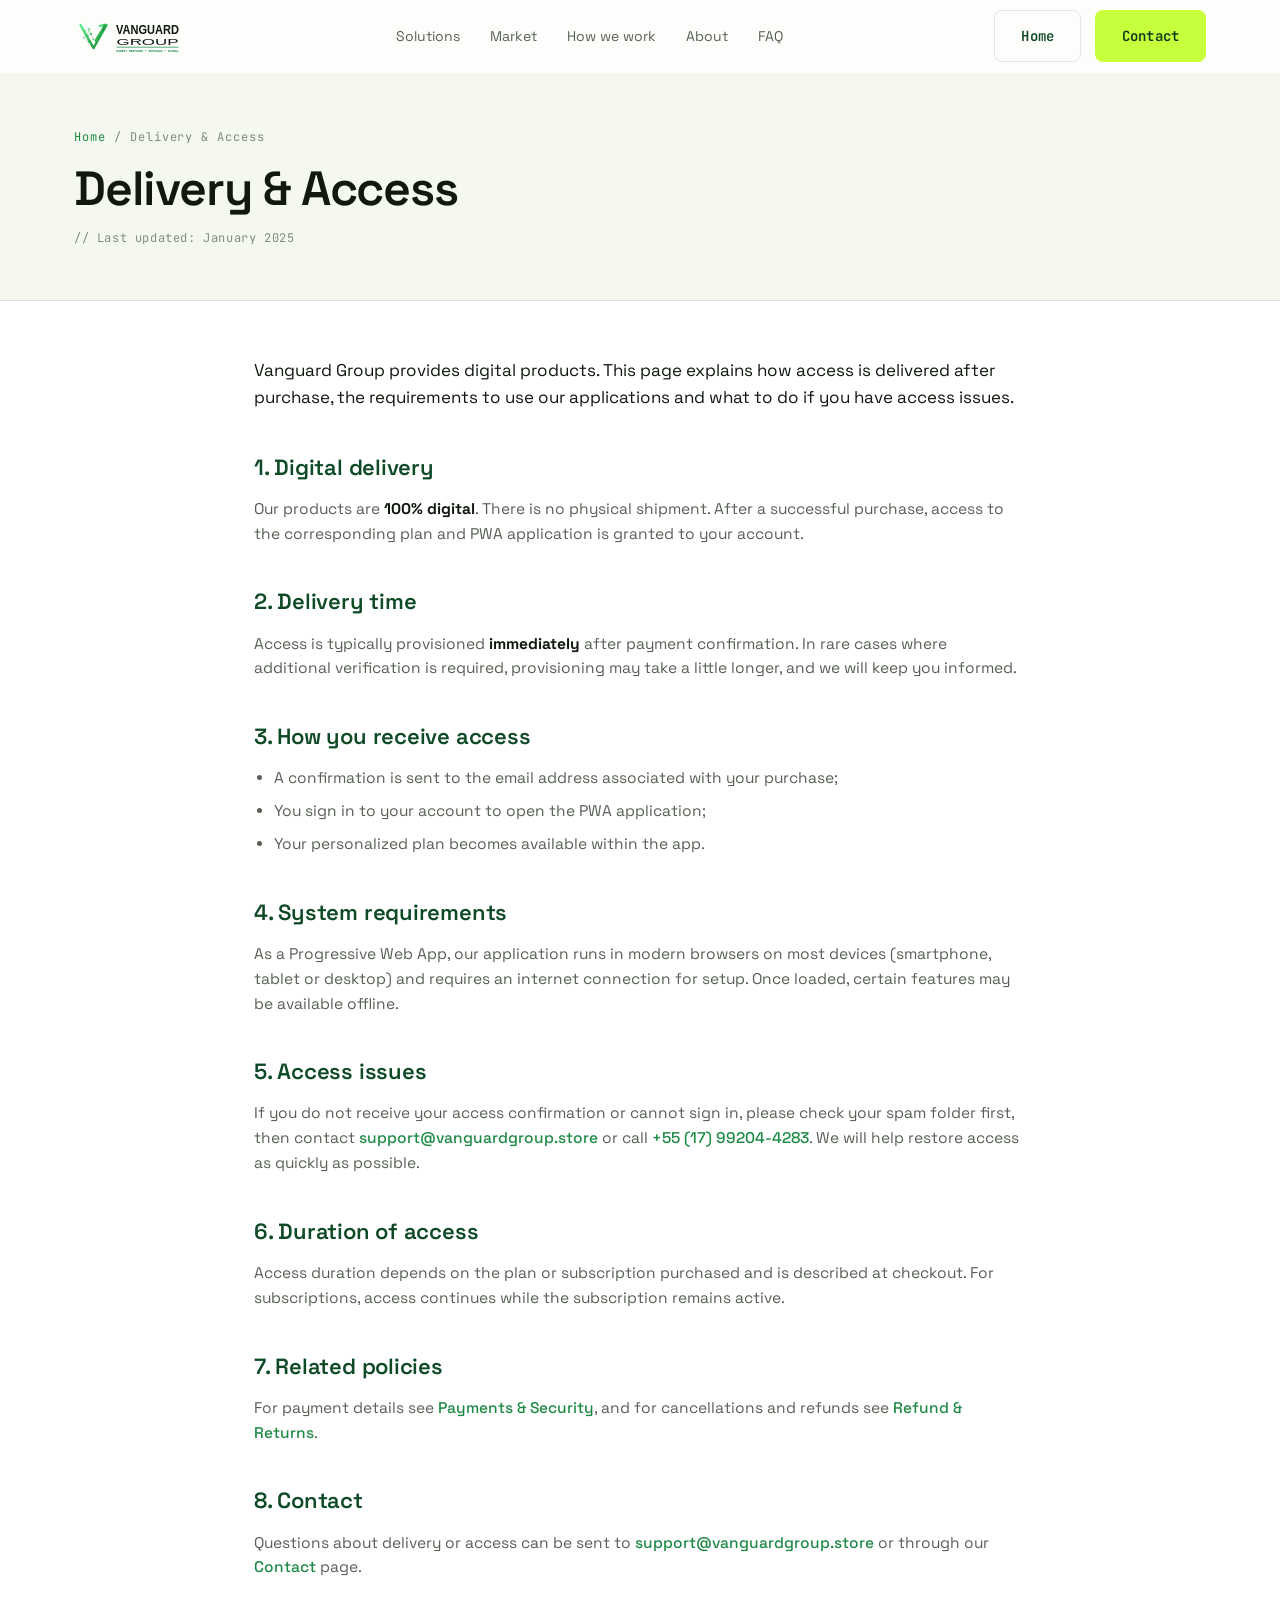
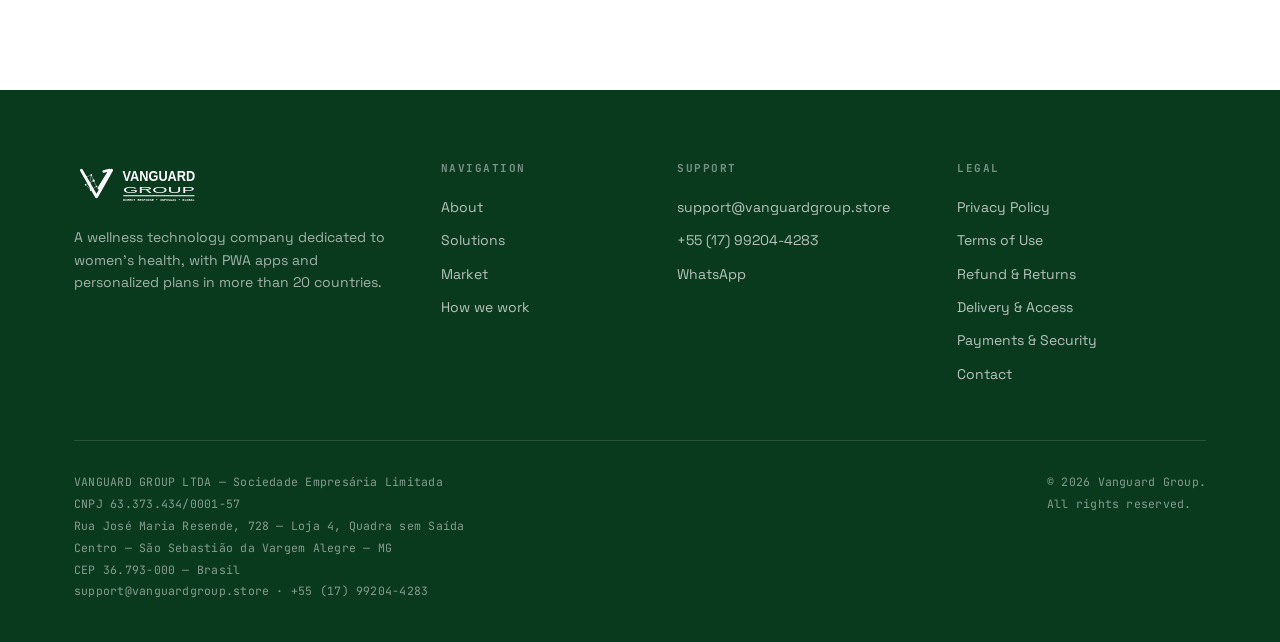
<file: delivery-and-access/index.html>
<!DOCTYPE html>
<html lang="en">
<head>
<meta charset="UTF-8">
<meta name="viewport" content="width=device-width, initial-scale=1.0">
<title>Delivery &amp; Access — Vanguard Group</title>
<meta name="description" content="How Vanguard Group delivers access to its digital products and PWA applications.">
<link rel="preconnect" href="https://fonts.googleapis.com">
<link rel="preconnect" href="https://fonts.gstatic.com" crossorigin>
<link href="https://fonts.googleapis.com/css2?family=Space+Grotesk:wght@400;500;600;700&family=JetBrains+Mono:wght@400;500;600&display=swap" rel="stylesheet">
<link rel="icon" type="image/svg+xml" href="../assets/favicon.svg?v=3">
<link rel="stylesheet" href="../styles.css">
</head>
<body id="top">

<header id="header" class="scrolled">
  <div class="wrap nav">
    <a href="../index.html" class="brand" aria-label="Vanguard Group — home">
      <img class="logo" src="../assets/logo.svg?v=3" alt="Vanguard Group" width="220" height="80">
    </a>
    <nav class="nav-links" id="navLinks" aria-label="Primary">
      <a href="../index.html#solutions">Solutions</a>
      <a href="../index.html#market">Market</a>
      <a href="../index.html#how">How we work</a>
      <a href="../index.html#about">About</a>
      <a href="../index.html#faq">FAQ</a>
    </nav>
    <div class="nav-cta">
      <a href="../index.html" class="btn btn-ghost">Home</a>
      <a href="../contact/" class="btn btn-lime">Contact</a>
      <button class="burger" id="burger" aria-label="Open menu" aria-expanded="false"><span></span><span></span><span></span></button>
    </div>
  </div>
</header>

<section class="page-hero">
  <div class="wrap">
    <p class="crumb"><a href="../index.html">Home</a> / Delivery &amp; Access</p>
    <h1>Delivery &amp; Access</h1>
    <span class="updated">// Last updated: January 2025</span>
  </div>
</section>

<section class="legal">
  <div class="wrap legal-wrap">
    <p class="lead">Vanguard Group provides digital products. This page explains how access is delivered after purchase, the requirements to use our applications and what to do if you have access issues.</p>

    <h2>1. Digital delivery</h2>
    <p>Our products are <strong>100% digital</strong>. There is no physical shipment. After a successful purchase, access to the corresponding plan and PWA application is granted to your account.</p>

    <h2>2. Delivery time</h2>
    <p>Access is typically provisioned <strong>immediately</strong> after payment confirmation. In rare cases where additional verification is required, provisioning may take a little longer, and we will keep you informed.</p>

    <h2>3. How you receive access</h2>
    <ul>
      <li>A confirmation is sent to the email address associated with your purchase;</li>
      <li>You sign in to your account to open the PWA application;</li>
      <li>Your personalized plan becomes available within the app.</li>
    </ul>

    <h2>4. System requirements</h2>
    <p>As a Progressive Web App, our application runs in modern browsers on most devices (smartphone, tablet or desktop) and requires an internet connection for setup. Once loaded, certain features may be available offline.</p>

    <h2>5. Access issues</h2>
    <p>If you do not receive your access confirmation or cannot sign in, please check your spam folder first, then contact <a href="mailto:support@vanguardgroup.store">support@vanguardgroup.store</a> or call <a href="tel:+5517992044283">+55 (17) 99204-4283</a>. We will help restore access as quickly as possible.</p>

    <h2>6. Duration of access</h2>
    <p>Access duration depends on the plan or subscription purchased and is described at checkout. For subscriptions, access continues while the subscription remains active.</p>

    <h2>7. Related policies</h2>
    <p>For payment details see <a href="../payments-and-security/">Payments &amp; Security</a>, and for cancellations and refunds see <a href="../refund-and-returns/">Refund &amp; Returns</a>.</p>

    <h2>8. Contact</h2>
    <p>Questions about delivery or access can be sent to <a href="mailto:support@vanguardgroup.store">support@vanguardgroup.store</a> or through our <a href="../contact/">Contact</a> page.</p>
  </div>
</section>

<footer>
  <div class="wrap">
    <div class="foot-grid">
      <div class="foot-brand">
        <a href="../index.html" class="brand" aria-label="Vanguard Group">
          <img class="logo" src="../assets/logo-white.svg?v=3" alt="Vanguard Group" width="220" height="80">
        </a>
        <p>A wellness technology company dedicated to women's health, with PWA apps and personalized plans in more than 20 countries.</p>
      </div>
      <div class="foot-col">
        <h5>Navigation</h5>
        <a href="../index.html#about">About</a>
        <a href="../index.html#solutions">Solutions</a>
        <a href="../index.html#market">Market</a>
        <a href="../index.html#how">How we work</a>
      </div>
      <div class="foot-col">
        <h5>Support</h5>
        <a href="mailto:support@vanguardgroup.store">support@vanguardgroup.store</a>
        <a href="tel:+5517992044283">+55 (17) 99204-4283</a>
        <a href="https://wa.me/5517992044283" target="_blank" rel="noopener">WhatsApp</a>
      </div>
      <div class="foot-col">
        <h5>Legal</h5>
        <a href="../privacy-policy/">Privacy Policy</a>
        <a href="../terms-of-use/">Terms of Use</a>
        <a href="../refund-and-returns/">Refund &amp; Returns</a>
        <a href="../delivery-and-access/">Delivery &amp; Access</a>
        <a href="../payments-and-security/">Payments &amp; Security</a>
        <a href="../contact/">Contact</a>
      </div>
    </div>
    <div class="corp">
      <p class="mono">VANGUARD GROUP LTDA — Sociedade Empresária Limitada<br>CNPJ 63.373.434/0001-57<br>Rua José Maria Resende, 728 — Loja 4, Quadra sem Saída<br>Centro — São Sebastião da Vargem Alegre — MG<br>CEP 36.793-000 — Brasil<br>support@vanguardgroup.store · <a href="tel:+5517992044283" style="color:inherit">+55 (17) 99204-4283</a></p>
      <p class="mono">© <span id="year">2025</span> Vanguard Group.<br>All rights reserved.</p>
    </div>
  </div>
</footer>

<script src="../script.js"></script>
</body>
</html>
</file>
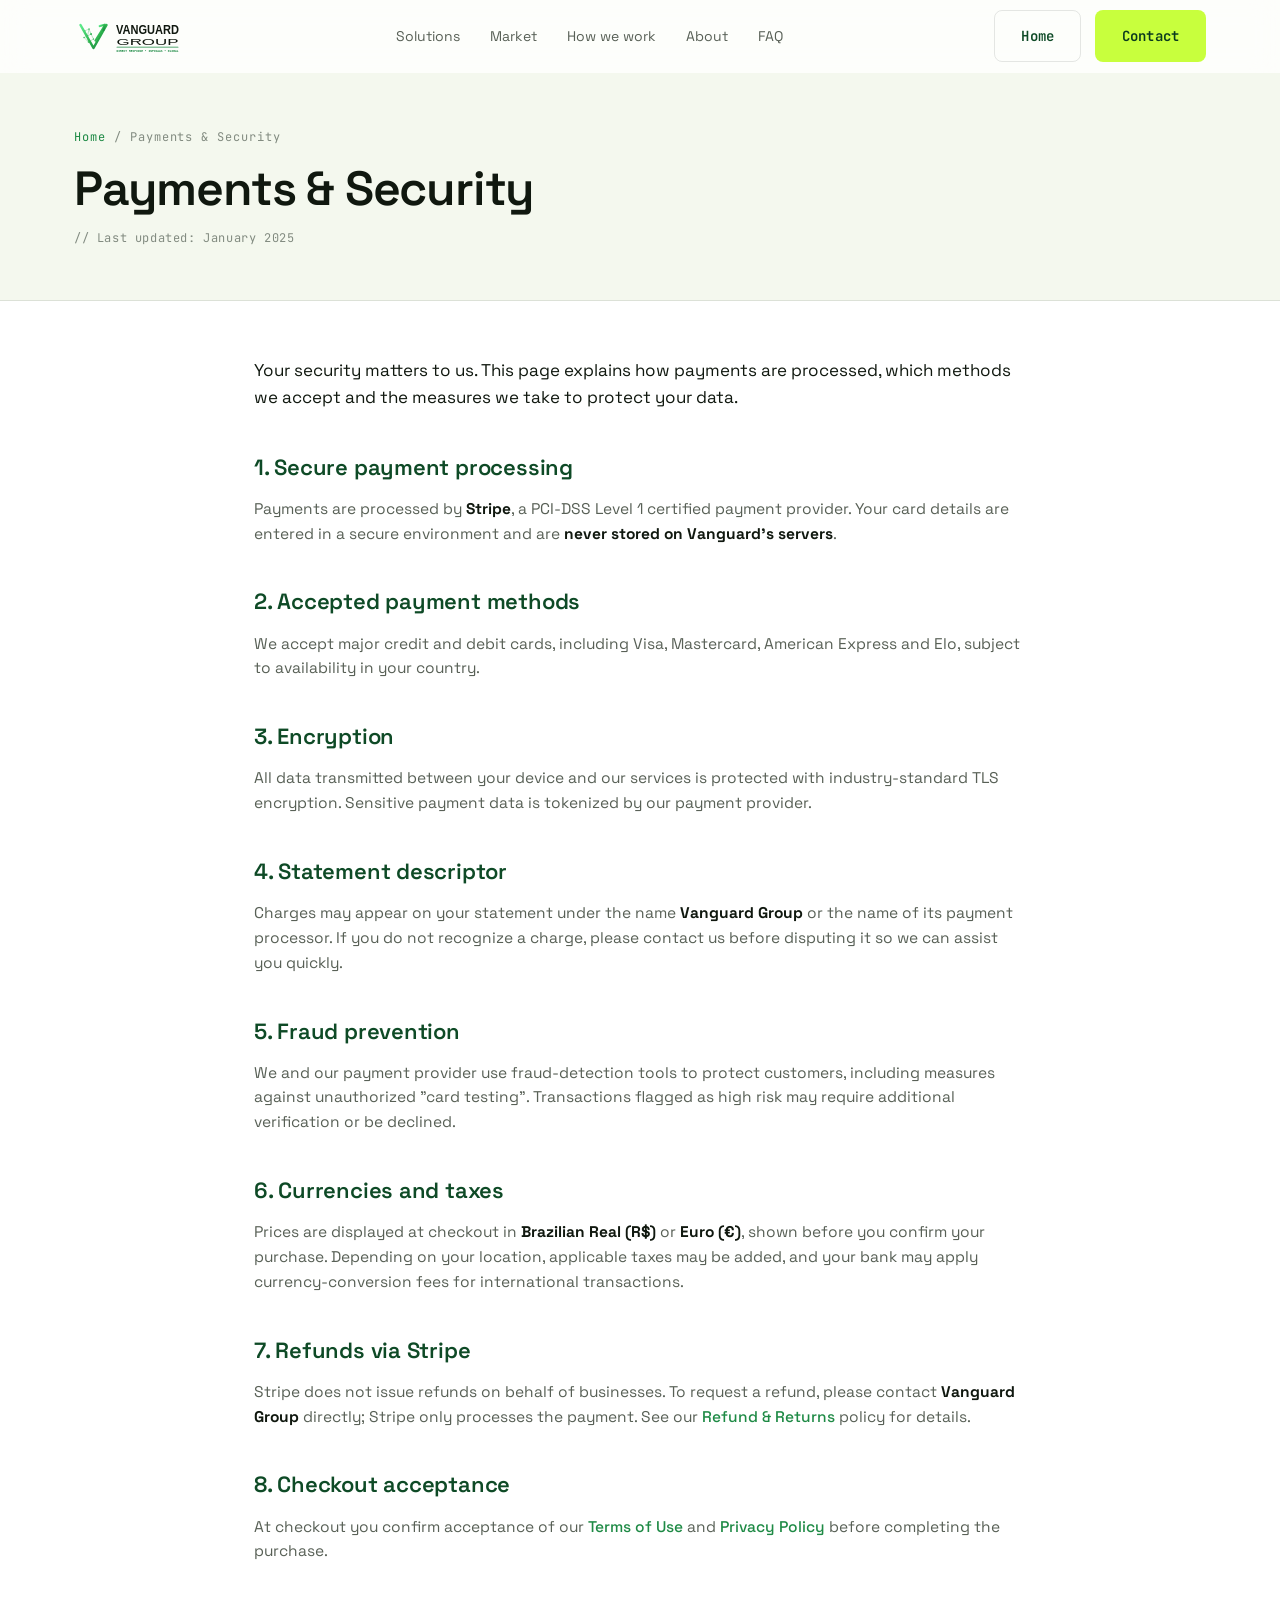
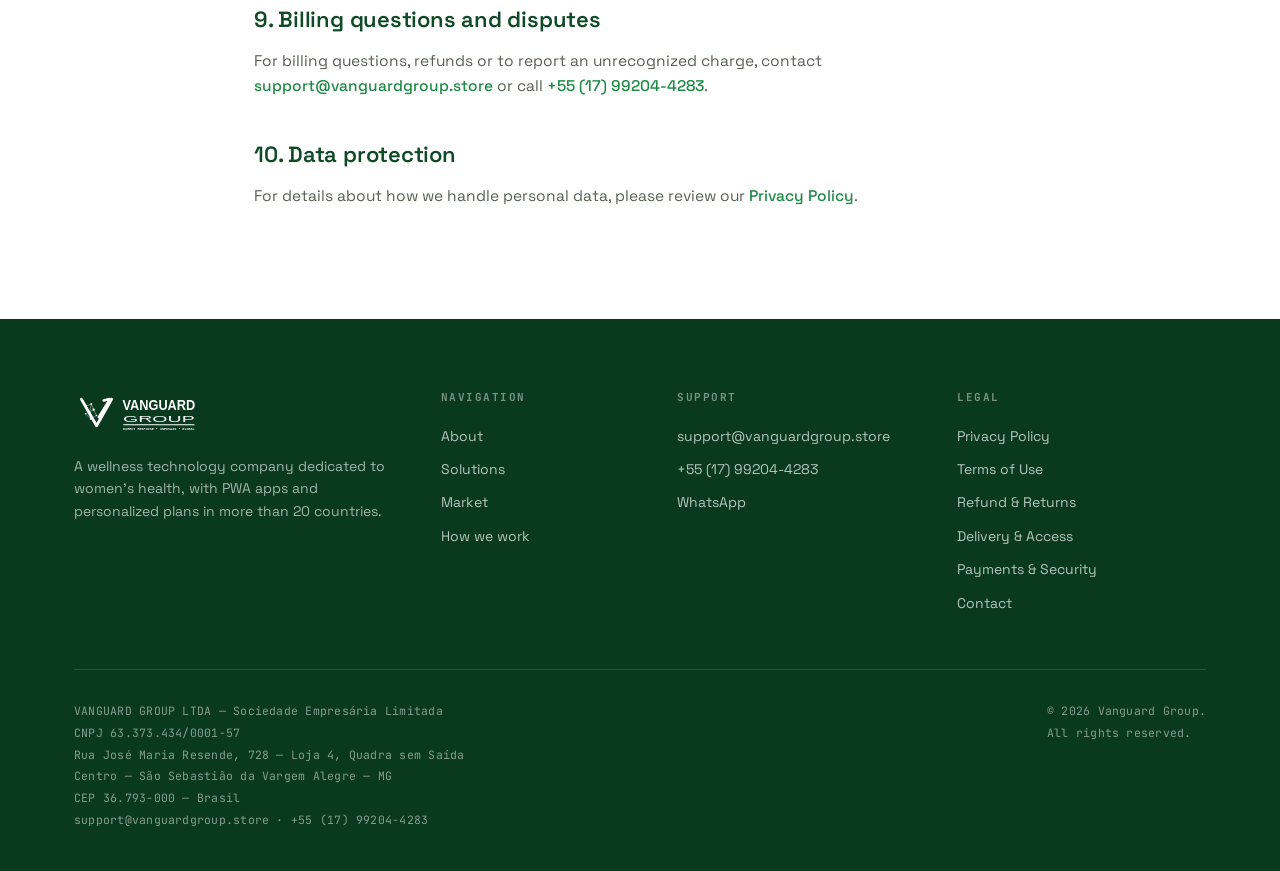
<file: payments-and-security/index.html>
<!DOCTYPE html>
<html lang="en">
<head>
<meta charset="UTF-8">
<meta name="viewport" content="width=device-width, initial-scale=1.0">
<title>Payments &amp; Security — Vanguard Group</title>
<meta name="description" content="How Vanguard Group processes payments securely, accepted cards and data protection measures.">
<link rel="preconnect" href="https://fonts.googleapis.com">
<link rel="preconnect" href="https://fonts.gstatic.com" crossorigin>
<link href="https://fonts.googleapis.com/css2?family=Space+Grotesk:wght@400;500;600;700&family=JetBrains+Mono:wght@400;500;600&display=swap" rel="stylesheet">
<link rel="icon" type="image/svg+xml" href="../assets/favicon.svg?v=3">
<link rel="stylesheet" href="../styles.css">
</head>
<body id="top">

<header id="header" class="scrolled">
  <div class="wrap nav">
    <a href="../index.html" class="brand" aria-label="Vanguard Group — home">
      <img class="logo" src="../assets/logo.svg?v=3" alt="Vanguard Group" width="220" height="80">
    </a>
    <nav class="nav-links" id="navLinks" aria-label="Primary">
      <a href="../index.html#solutions">Solutions</a>
      <a href="../index.html#market">Market</a>
      <a href="../index.html#how">How we work</a>
      <a href="../index.html#about">About</a>
      <a href="../index.html#faq">FAQ</a>
    </nav>
    <div class="nav-cta">
      <a href="../index.html" class="btn btn-ghost">Home</a>
      <a href="../contact/" class="btn btn-lime">Contact</a>
      <button class="burger" id="burger" aria-label="Open menu" aria-expanded="false"><span></span><span></span><span></span></button>
    </div>
  </div>
</header>

<section class="page-hero">
  <div class="wrap">
    <p class="crumb"><a href="../index.html">Home</a> / Payments &amp; Security</p>
    <h1>Payments &amp; Security</h1>
    <span class="updated">// Last updated: January 2025</span>
  </div>
</section>

<section class="legal">
  <div class="wrap legal-wrap">
    <p class="lead">Your security matters to us. This page explains how payments are processed, which methods we accept and the measures we take to protect your data.</p>

    <h2>1. Secure payment processing</h2>
    <p>Payments are processed by <strong>Stripe</strong>, a PCI-DSS Level 1 certified payment provider. Your card details are entered in a secure environment and are <strong>never stored on Vanguard's servers</strong>.</p>

    <h2>2. Accepted payment methods</h2>
    <p>We accept major credit and debit cards, including Visa, Mastercard, American Express and Elo, subject to availability in your country.</p>

    <h2>3. Encryption</h2>
    <p>All data transmitted between your device and our services is protected with industry-standard TLS encryption. Sensitive payment data is tokenized by our payment provider.</p>

    <h2>4. Statement descriptor</h2>
    <p>Charges may appear on your statement under the name <strong>Vanguard Group</strong> or the name of its payment processor. If you do not recognize a charge, please contact us before disputing it so we can assist you quickly.</p>

    <h2>5. Fraud prevention</h2>
    <p>We and our payment provider use fraud-detection tools to protect customers, including measures against unauthorized "card testing". Transactions flagged as high risk may require additional verification or be declined.</p>

    <h2>6. Currencies and taxes</h2>
    <p>Prices are displayed at checkout in <strong>Brazilian Real (R$)</strong> or <strong>Euro (€)</strong>, shown before you confirm your purchase. Depending on your location, applicable taxes may be added, and your bank may apply currency-conversion fees for international transactions.</p>

    <h2>7. Refunds via Stripe</h2>
    <p>Stripe does not issue refunds on behalf of businesses. To request a refund, please contact <strong>Vanguard Group</strong> directly; Stripe only processes the payment. See our <a href="../refund-and-returns/">Refund &amp; Returns</a> policy for details.</p>

    <h2>8. Checkout acceptance</h2>
    <p>At checkout you confirm acceptance of our <a href="../terms-of-use/">Terms of Use</a> and <a href="../privacy-policy/">Privacy Policy</a> before completing the purchase.</p>

    <h2>9. Billing questions and disputes</h2>
    <p>For billing questions, refunds or to report an unrecognized charge, contact <a href="mailto:support@vanguardgroup.store">support@vanguardgroup.store</a> or call <a href="tel:+5517992044283">+55 (17) 99204-4283</a>.</p>

    <h2>10. Data protection</h2>
    <p>For details about how we handle personal data, please review our <a href="../privacy-policy/">Privacy Policy</a>.</p>
  </div>
</section>

<footer>
  <div class="wrap">
    <div class="foot-grid">
      <div class="foot-brand">
        <a href="../index.html" class="brand" aria-label="Vanguard Group">
          <img class="logo" src="../assets/logo-white.svg?v=3" alt="Vanguard Group" width="220" height="80">
        </a>
        <p>A wellness technology company dedicated to women's health, with PWA apps and personalized plans in more than 20 countries.</p>
      </div>
      <div class="foot-col">
        <h5>Navigation</h5>
        <a href="../index.html#about">About</a>
        <a href="../index.html#solutions">Solutions</a>
        <a href="../index.html#market">Market</a>
        <a href="../index.html#how">How we work</a>
      </div>
      <div class="foot-col">
        <h5>Support</h5>
        <a href="mailto:support@vanguardgroup.store">support@vanguardgroup.store</a>
        <a href="tel:+5517992044283">+55 (17) 99204-4283</a>
        <a href="https://wa.me/5517992044283" target="_blank" rel="noopener">WhatsApp</a>
      </div>
      <div class="foot-col">
        <h5>Legal</h5>
        <a href="../privacy-policy/">Privacy Policy</a>
        <a href="../terms-of-use/">Terms of Use</a>
        <a href="../refund-and-returns/">Refund &amp; Returns</a>
        <a href="../delivery-and-access/">Delivery &amp; Access</a>
        <a href="../payments-and-security/">Payments &amp; Security</a>
        <a href="../contact/">Contact</a>
      </div>
    </div>
    <div class="corp">
      <p class="mono">VANGUARD GROUP LTDA — Sociedade Empresária Limitada<br>CNPJ 63.373.434/0001-57<br>Rua José Maria Resende, 728 — Loja 4, Quadra sem Saída<br>Centro — São Sebastião da Vargem Alegre — MG<br>CEP 36.793-000 — Brasil<br>support@vanguardgroup.store · <a href="tel:+5517992044283" style="color:inherit">+55 (17) 99204-4283</a></p>
      <p class="mono">© <span id="year">2025</span> Vanguard Group.<br>All rights reserved.</p>
    </div>
  </div>
</footer>

<script src="../script.js"></script>
</body>
</html>
</file>
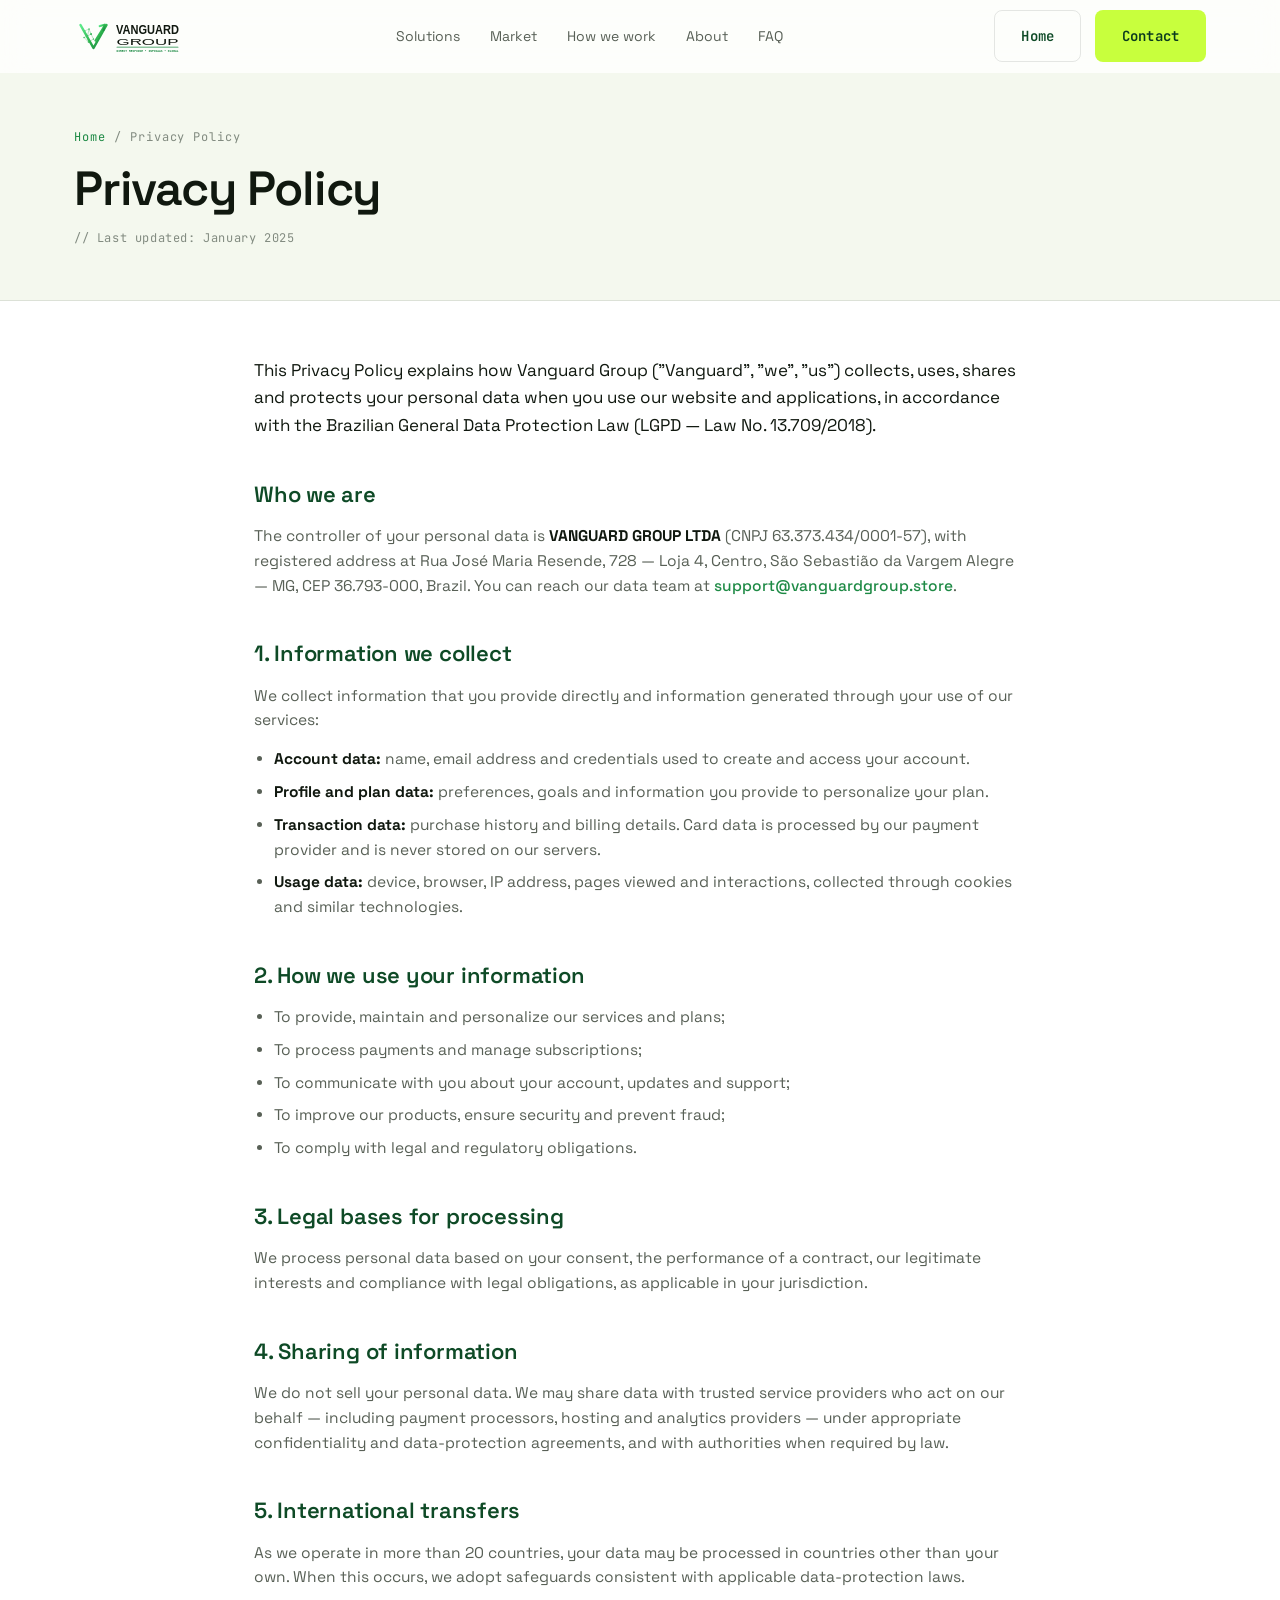
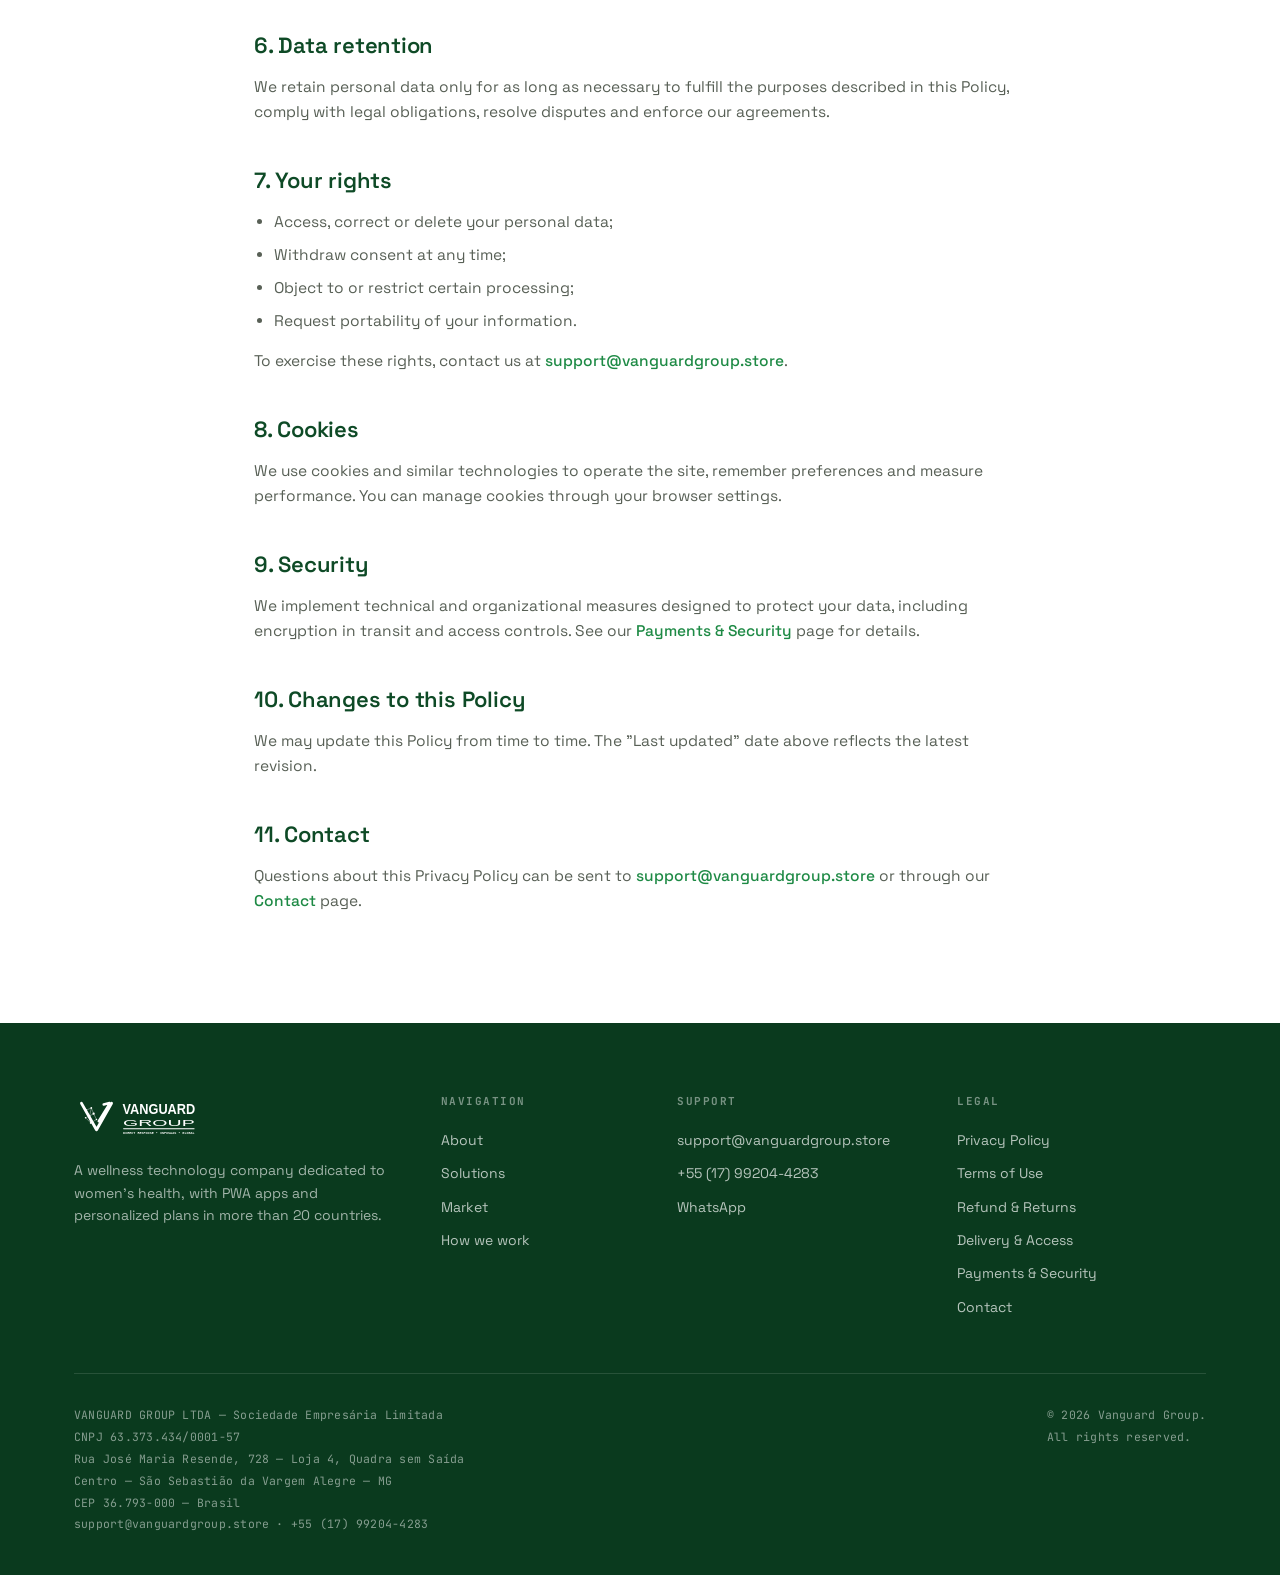
<file: privacy-policy/index.html>
<!DOCTYPE html>
<html lang="en">
<head>
<meta charset="UTF-8">
<meta name="viewport" content="width=device-width, initial-scale=1.0">
<title>Privacy Policy — Vanguard Group</title>
<meta name="description" content="Privacy Policy of Vanguard Group: how we collect, use, store and protect your personal data.">
<link rel="preconnect" href="https://fonts.googleapis.com">
<link rel="preconnect" href="https://fonts.gstatic.com" crossorigin>
<link href="https://fonts.googleapis.com/css2?family=Space+Grotesk:wght@400;500;600;700&family=JetBrains+Mono:wght@400;500;600&display=swap" rel="stylesheet">
<link rel="icon" type="image/svg+xml" href="../assets/favicon.svg?v=3">
<link rel="stylesheet" href="../styles.css">
</head>
<body id="top">

<header id="header" class="scrolled">
  <div class="wrap nav">
    <a href="../index.html" class="brand" aria-label="Vanguard Group — home">
      <img class="logo" src="../assets/logo.svg?v=3" alt="Vanguard Group" width="220" height="80">
    </a>
    <nav class="nav-links" id="navLinks" aria-label="Primary">
      <a href="../index.html#solutions">Solutions</a>
      <a href="../index.html#market">Market</a>
      <a href="../index.html#how">How we work</a>
      <a href="../index.html#about">About</a>
      <a href="../index.html#faq">FAQ</a>
    </nav>
    <div class="nav-cta">
      <a href="../index.html" class="btn btn-ghost">Home</a>
      <a href="../contact/" class="btn btn-lime">Contact</a>
      <button class="burger" id="burger" aria-label="Open menu" aria-expanded="false"><span></span><span></span><span></span></button>
    </div>
  </div>
</header>

<section class="page-hero">
  <div class="wrap">
    <p class="crumb"><a href="../index.html">Home</a> / Privacy Policy</p>
    <h1>Privacy Policy</h1>
    <span class="updated">// Last updated: January 2025</span>
  </div>
</section>

<section class="legal">
  <div class="wrap legal-wrap">
    <p class="lead">This Privacy Policy explains how Vanguard Group ("Vanguard", "we", "us") collects, uses, shares and protects your personal data when you use our website and applications, in accordance with the Brazilian General Data Protection Law (LGPD — Law No. 13.709/2018).</p>

    <h2>Who we are</h2>
    <p>The controller of your personal data is <strong>VANGUARD GROUP LTDA</strong> (CNPJ 63.373.434/0001-57), with registered address at Rua José Maria Resende, 728 — Loja 4, Centro, São Sebastião da Vargem Alegre — MG, CEP 36.793-000, Brazil. You can reach our data team at <a href="mailto:support@vanguardgroup.store">support@vanguardgroup.store</a>.</p>

    <h2>1. Information we collect</h2>
    <p>We collect information that you provide directly and information generated through your use of our services:</p>
    <ul>
      <li><strong>Account data:</strong> name, email address and credentials used to create and access your account.</li>
      <li><strong>Profile and plan data:</strong> preferences, goals and information you provide to personalize your plan.</li>
      <li><strong>Transaction data:</strong> purchase history and billing details. Card data is processed by our payment provider and is never stored on our servers.</li>
      <li><strong>Usage data:</strong> device, browser, IP address, pages viewed and interactions, collected through cookies and similar technologies.</li>
    </ul>

    <h2>2. How we use your information</h2>
    <ul>
      <li>To provide, maintain and personalize our services and plans;</li>
      <li>To process payments and manage subscriptions;</li>
      <li>To communicate with you about your account, updates and support;</li>
      <li>To improve our products, ensure security and prevent fraud;</li>
      <li>To comply with legal and regulatory obligations.</li>
    </ul>

    <h2>3. Legal bases for processing</h2>
    <p>We process personal data based on your consent, the performance of a contract, our legitimate interests and compliance with legal obligations, as applicable in your jurisdiction.</p>

    <h2>4. Sharing of information</h2>
    <p>We do not sell your personal data. We may share data with trusted service providers who act on our behalf — including payment processors, hosting and analytics providers — under appropriate confidentiality and data-protection agreements, and with authorities when required by law.</p>

    <h2>5. International transfers</h2>
    <p>As we operate in more than 20 countries, your data may be processed in countries other than your own. When this occurs, we adopt safeguards consistent with applicable data-protection laws.</p>

    <h2>6. Data retention</h2>
    <p>We retain personal data only for as long as necessary to fulfill the purposes described in this Policy, comply with legal obligations, resolve disputes and enforce our agreements.</p>

    <h2>7. Your rights</h2>
    <ul>
      <li>Access, correct or delete your personal data;</li>
      <li>Withdraw consent at any time;</li>
      <li>Object to or restrict certain processing;</li>
      <li>Request portability of your information.</li>
    </ul>
    <p>To exercise these rights, contact us at <a href="mailto:support@vanguardgroup.store">support@vanguardgroup.store</a>.</p>

    <h2>8. Cookies</h2>
    <p>We use cookies and similar technologies to operate the site, remember preferences and measure performance. You can manage cookies through your browser settings.</p>

    <h2>9. Security</h2>
    <p>We implement technical and organizational measures designed to protect your data, including encryption in transit and access controls. See our <a href="../payments-and-security/">Payments &amp; Security</a> page for details.</p>

    <h2>10. Changes to this Policy</h2>
    <p>We may update this Policy from time to time. The "Last updated" date above reflects the latest revision.</p>

    <h2>11. Contact</h2>
    <p>Questions about this Privacy Policy can be sent to <a href="mailto:support@vanguardgroup.store">support@vanguardgroup.store</a> or through our <a href="../contact/">Contact</a> page.</p>
  </div>
</section>

<footer>
  <div class="wrap">
    <div class="foot-grid">
      <div class="foot-brand">
        <a href="../index.html" class="brand" aria-label="Vanguard Group">
          <img class="logo" src="../assets/logo-white.svg?v=3" alt="Vanguard Group" width="220" height="80">
        </a>
        <p>A wellness technology company dedicated to women's health, with PWA apps and personalized plans in more than 20 countries.</p>
      </div>
      <div class="foot-col">
        <h5>Navigation</h5>
        <a href="../index.html#about">About</a>
        <a href="../index.html#solutions">Solutions</a>
        <a href="../index.html#market">Market</a>
        <a href="../index.html#how">How we work</a>
      </div>
      <div class="foot-col">
        <h5>Support</h5>
        <a href="mailto:support@vanguardgroup.store">support@vanguardgroup.store</a>
        <a href="tel:+5517992044283">+55 (17) 99204-4283</a>
        <a href="https://wa.me/5517992044283" target="_blank" rel="noopener">WhatsApp</a>
      </div>
      <div class="foot-col">
        <h5>Legal</h5>
        <a href="../privacy-policy/">Privacy Policy</a>
        <a href="../terms-of-use/">Terms of Use</a>
        <a href="../refund-and-returns/">Refund &amp; Returns</a>
        <a href="../delivery-and-access/">Delivery &amp; Access</a>
        <a href="../payments-and-security/">Payments &amp; Security</a>
        <a href="../contact/">Contact</a>
      </div>
    </div>
    <div class="corp">
      <p class="mono">VANGUARD GROUP LTDA — Sociedade Empresária Limitada<br>CNPJ 63.373.434/0001-57<br>Rua José Maria Resende, 728 — Loja 4, Quadra sem Saída<br>Centro — São Sebastião da Vargem Alegre — MG<br>CEP 36.793-000 — Brasil<br>support@vanguardgroup.store · <a href="tel:+5517992044283" style="color:inherit">+55 (17) 99204-4283</a></p>
      <p class="mono">© <span id="year">2025</span> Vanguard Group.<br>All rights reserved.</p>
    </div>
  </div>
</footer>

<script src="../script.js"></script>
</body>
</html>
</file>
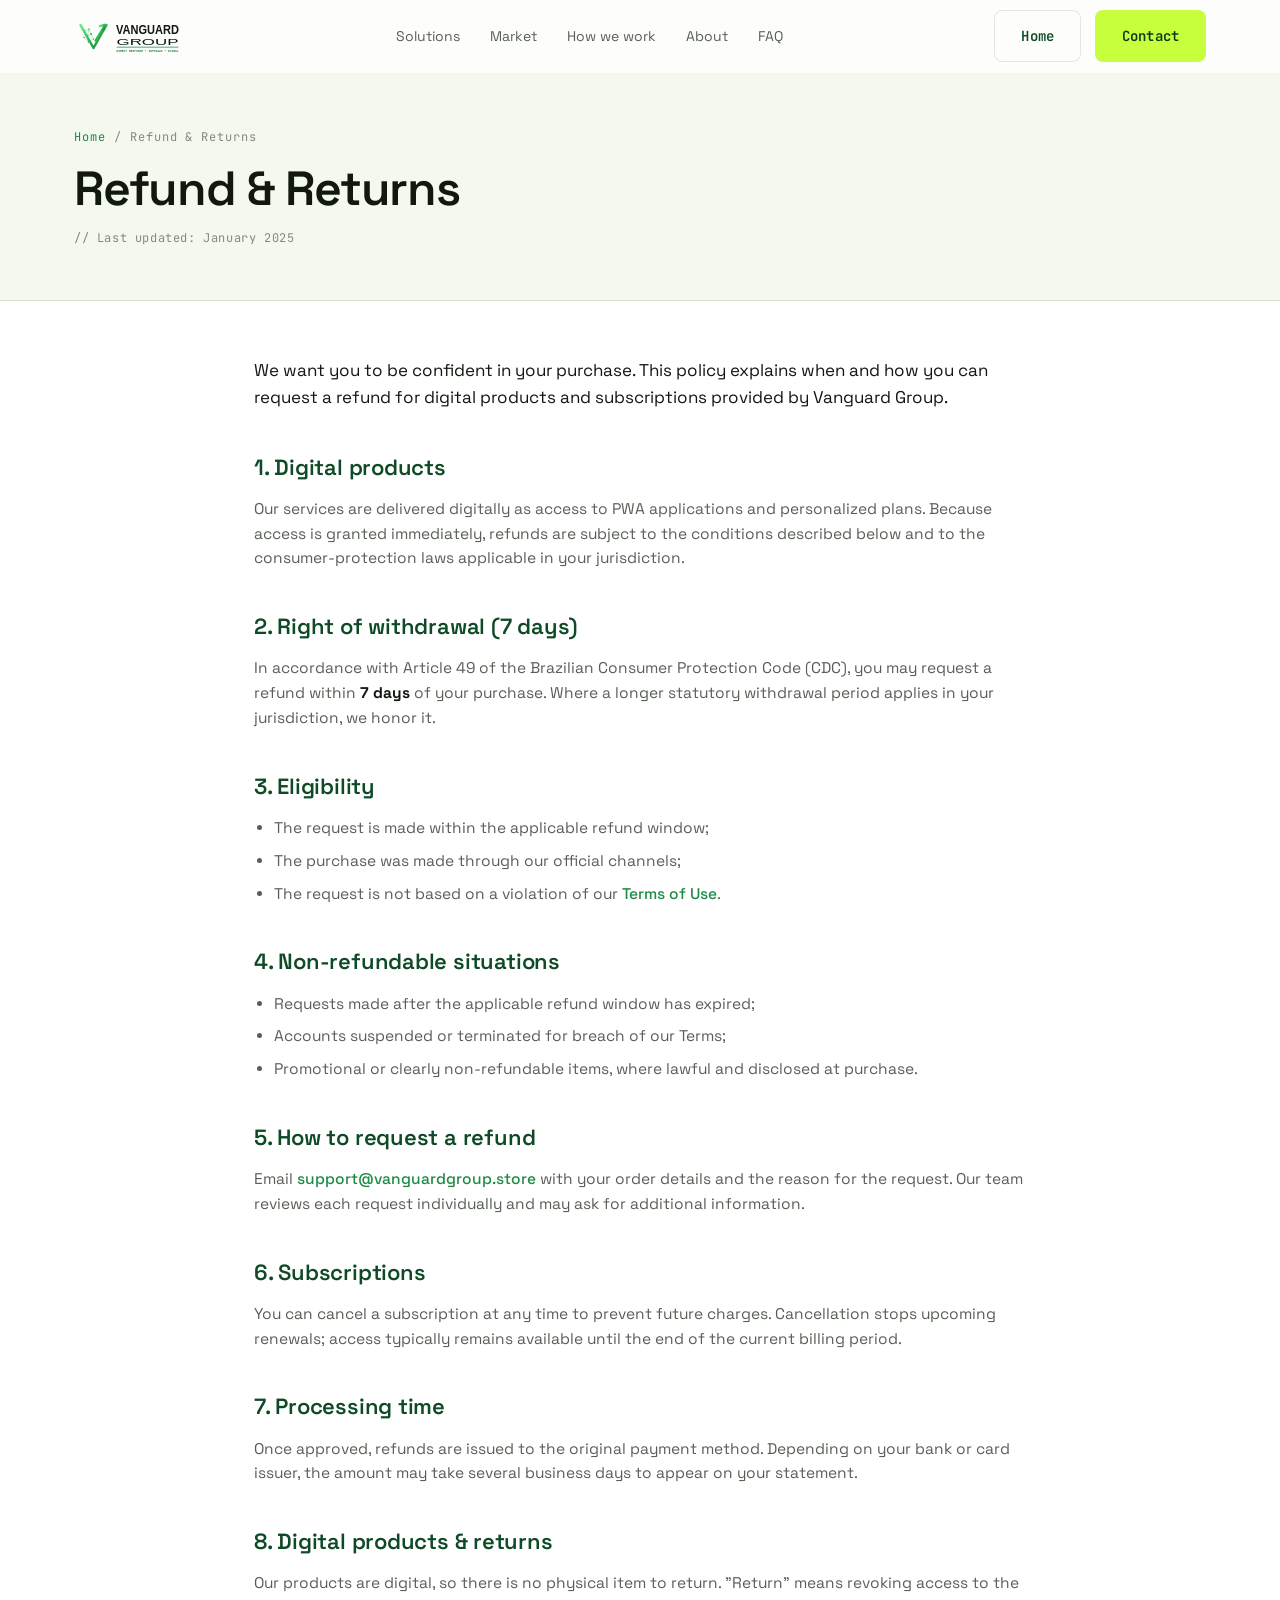
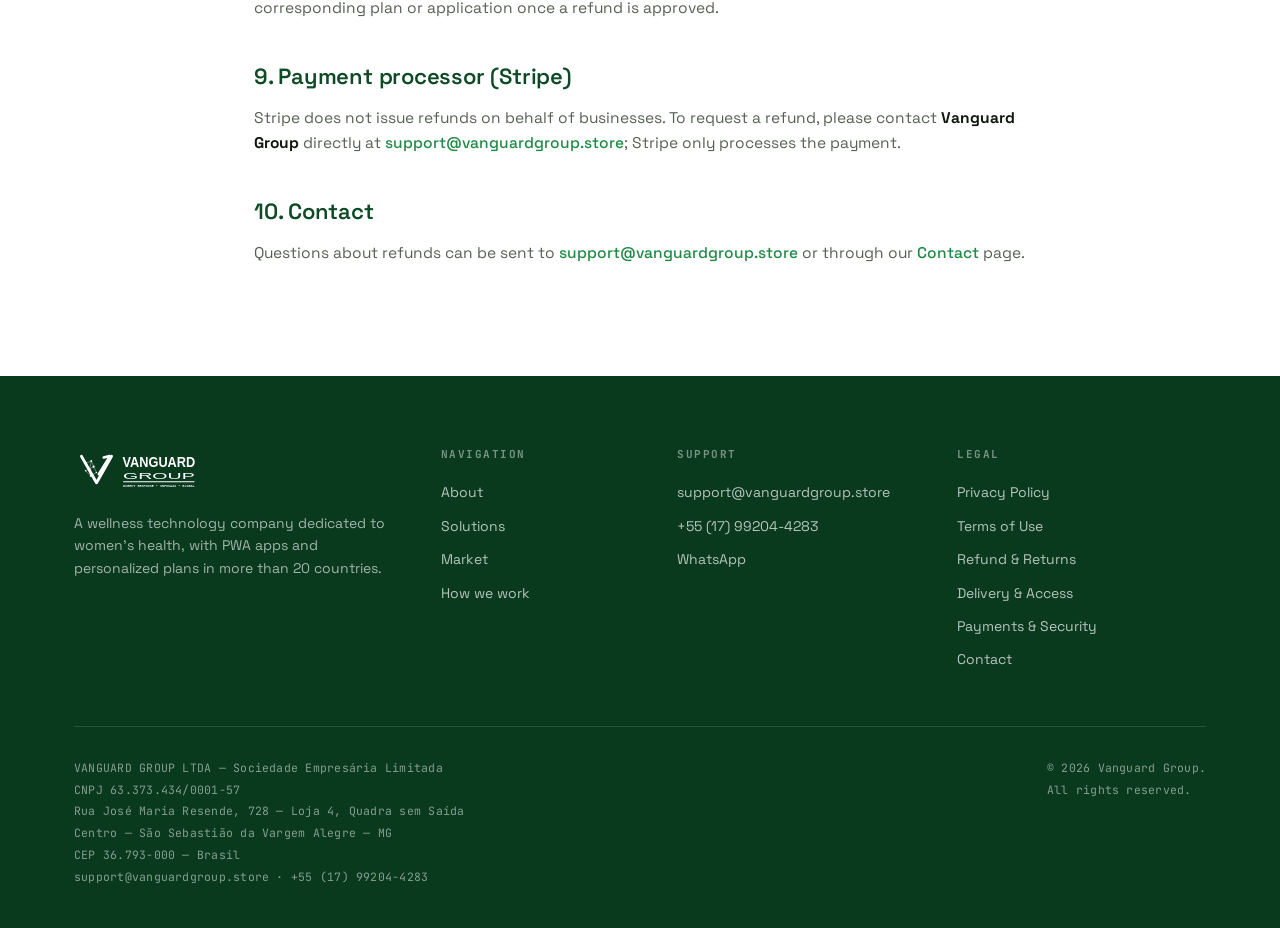
<file: refund-and-returns/index.html>
<!DOCTYPE html>
<html lang="en">
<head>
<meta charset="UTF-8">
<meta name="viewport" content="width=device-width, initial-scale=1.0">
<title>Refund &amp; Returns — Vanguard Group</title>
<meta name="description" content="Refund and Returns policy of Vanguard Group: eligibility, request process and processing times.">
<link rel="preconnect" href="https://fonts.googleapis.com">
<link rel="preconnect" href="https://fonts.gstatic.com" crossorigin>
<link href="https://fonts.googleapis.com/css2?family=Space+Grotesk:wght@400;500;600;700&family=JetBrains+Mono:wght@400;500;600&display=swap" rel="stylesheet">
<link rel="icon" type="image/svg+xml" href="../assets/favicon.svg?v=3">
<link rel="stylesheet" href="../styles.css">
</head>
<body id="top">

<header id="header" class="scrolled">
  <div class="wrap nav">
    <a href="../index.html" class="brand" aria-label="Vanguard Group — home">
      <img class="logo" src="../assets/logo.svg?v=3" alt="Vanguard Group" width="220" height="80">
    </a>
    <nav class="nav-links" id="navLinks" aria-label="Primary">
      <a href="../index.html#solutions">Solutions</a>
      <a href="../index.html#market">Market</a>
      <a href="../index.html#how">How we work</a>
      <a href="../index.html#about">About</a>
      <a href="../index.html#faq">FAQ</a>
    </nav>
    <div class="nav-cta">
      <a href="../index.html" class="btn btn-ghost">Home</a>
      <a href="../contact/" class="btn btn-lime">Contact</a>
      <button class="burger" id="burger" aria-label="Open menu" aria-expanded="false"><span></span><span></span><span></span></button>
    </div>
  </div>
</header>

<section class="page-hero">
  <div class="wrap">
    <p class="crumb"><a href="../index.html">Home</a> / Refund &amp; Returns</p>
    <h1>Refund &amp; Returns</h1>
    <span class="updated">// Last updated: January 2025</span>
  </div>
</section>

<section class="legal">
  <div class="wrap legal-wrap">
    <p class="lead">We want you to be confident in your purchase. This policy explains when and how you can request a refund for digital products and subscriptions provided by Vanguard Group.</p>

    <h2>1. Digital products</h2>
    <p>Our services are delivered digitally as access to PWA applications and personalized plans. Because access is granted immediately, refunds are subject to the conditions described below and to the consumer-protection laws applicable in your jurisdiction.</p>

    <h2>2. Right of withdrawal (7 days)</h2>
    <p>In accordance with Article 49 of the Brazilian Consumer Protection Code (CDC), you may request a refund within <strong>7 days</strong> of your purchase. Where a longer statutory withdrawal period applies in your jurisdiction, we honor it.</p>

    <h2>3. Eligibility</h2>
    <ul>
      <li>The request is made within the applicable refund window;</li>
      <li>The purchase was made through our official channels;</li>
      <li>The request is not based on a violation of our <a href="../terms-of-use/">Terms of Use</a>.</li>
    </ul>

    <h2>4. Non-refundable situations</h2>
    <ul>
      <li>Requests made after the applicable refund window has expired;</li>
      <li>Accounts suspended or terminated for breach of our Terms;</li>
      <li>Promotional or clearly non-refundable items, where lawful and disclosed at purchase.</li>
    </ul>

    <h2>5. How to request a refund</h2>
    <p>Email <a href="mailto:support@vanguardgroup.store">support@vanguardgroup.store</a> with your order details and the reason for the request. Our team reviews each request individually and may ask for additional information.</p>

    <h2>6. Subscriptions</h2>
    <p>You can cancel a subscription at any time to prevent future charges. Cancellation stops upcoming renewals; access typically remains available until the end of the current billing period.</p>

    <h2>7. Processing time</h2>
    <p>Once approved, refunds are issued to the original payment method. Depending on your bank or card issuer, the amount may take several business days to appear on your statement.</p>

    <h2>8. Digital products &amp; returns</h2>
    <p>Our products are digital, so there is no physical item to return. "Return" means revoking access to the corresponding plan or application once a refund is approved.</p>

    <h2>9. Payment processor (Stripe)</h2>
    <p>Stripe does not issue refunds on behalf of businesses. To request a refund, please contact <strong>Vanguard Group</strong> directly at <a href="mailto:support@vanguardgroup.store">support@vanguardgroup.store</a>; Stripe only processes the payment.</p>

    <h2>10. Contact</h2>
    <p>Questions about refunds can be sent to <a href="mailto:support@vanguardgroup.store">support@vanguardgroup.store</a> or through our <a href="../contact/">Contact</a> page.</p>
  </div>
</section>

<footer>
  <div class="wrap">
    <div class="foot-grid">
      <div class="foot-brand">
        <a href="../index.html" class="brand" aria-label="Vanguard Group">
          <img class="logo" src="../assets/logo-white.svg?v=3" alt="Vanguard Group" width="220" height="80">
        </a>
        <p>A wellness technology company dedicated to women's health, with PWA apps and personalized plans in more than 20 countries.</p>
      </div>
      <div class="foot-col">
        <h5>Navigation</h5>
        <a href="../index.html#about">About</a>
        <a href="../index.html#solutions">Solutions</a>
        <a href="../index.html#market">Market</a>
        <a href="../index.html#how">How we work</a>
      </div>
      <div class="foot-col">
        <h5>Support</h5>
        <a href="mailto:support@vanguardgroup.store">support@vanguardgroup.store</a>
        <a href="tel:+5517992044283">+55 (17) 99204-4283</a>
        <a href="https://wa.me/5517992044283" target="_blank" rel="noopener">WhatsApp</a>
      </div>
      <div class="foot-col">
        <h5>Legal</h5>
        <a href="../privacy-policy/">Privacy Policy</a>
        <a href="../terms-of-use/">Terms of Use</a>
        <a href="../refund-and-returns/">Refund &amp; Returns</a>
        <a href="../delivery-and-access/">Delivery &amp; Access</a>
        <a href="../payments-and-security/">Payments &amp; Security</a>
        <a href="../contact/">Contact</a>
      </div>
    </div>
    <div class="corp">
      <p class="mono">VANGUARD GROUP LTDA — Sociedade Empresária Limitada<br>CNPJ 63.373.434/0001-57<br>Rua José Maria Resende, 728 — Loja 4, Quadra sem Saída<br>Centro — São Sebastião da Vargem Alegre — MG<br>CEP 36.793-000 — Brasil<br>support@vanguardgroup.store · <a href="tel:+5517992044283" style="color:inherit">+55 (17) 99204-4283</a></p>
      <p class="mono">© <span id="year">2025</span> Vanguard Group.<br>All rights reserved.</p>
    </div>
  </div>
</footer>

<script src="../script.js"></script>
</body>
</html>
</file>
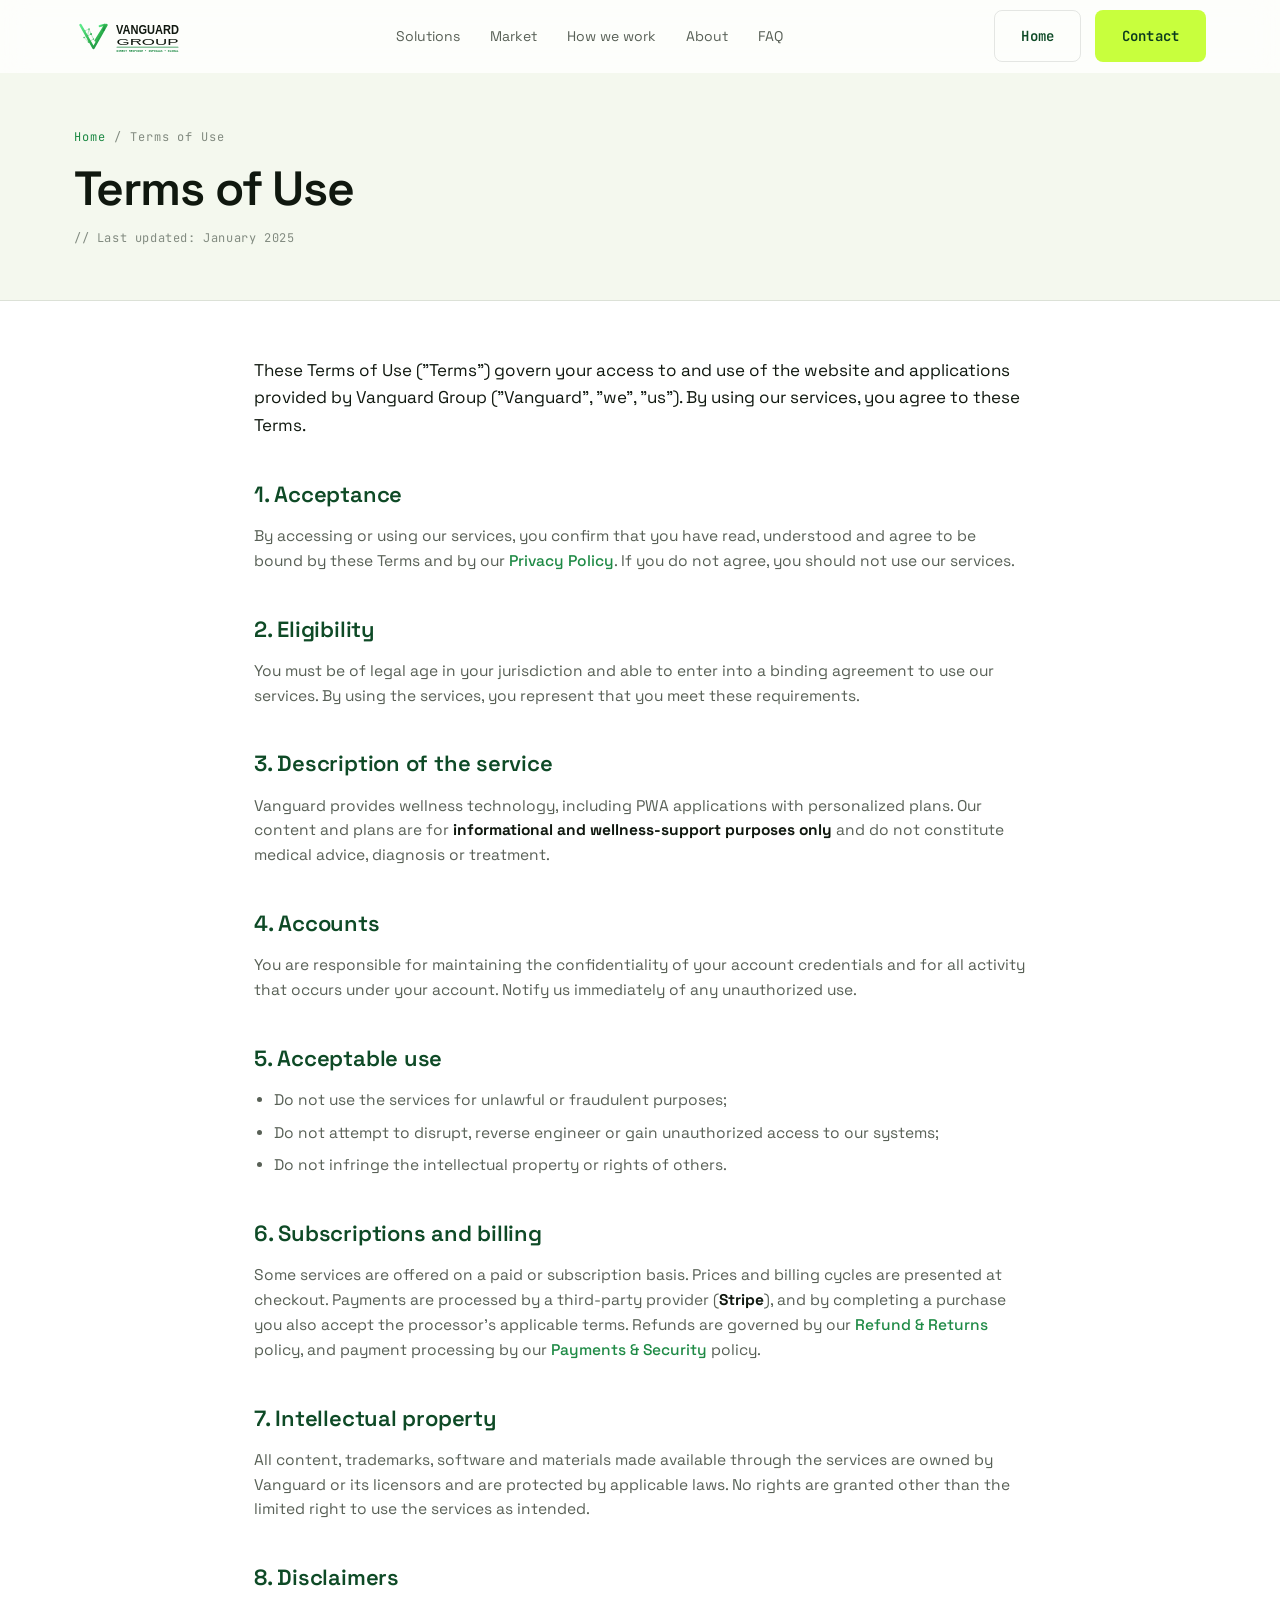
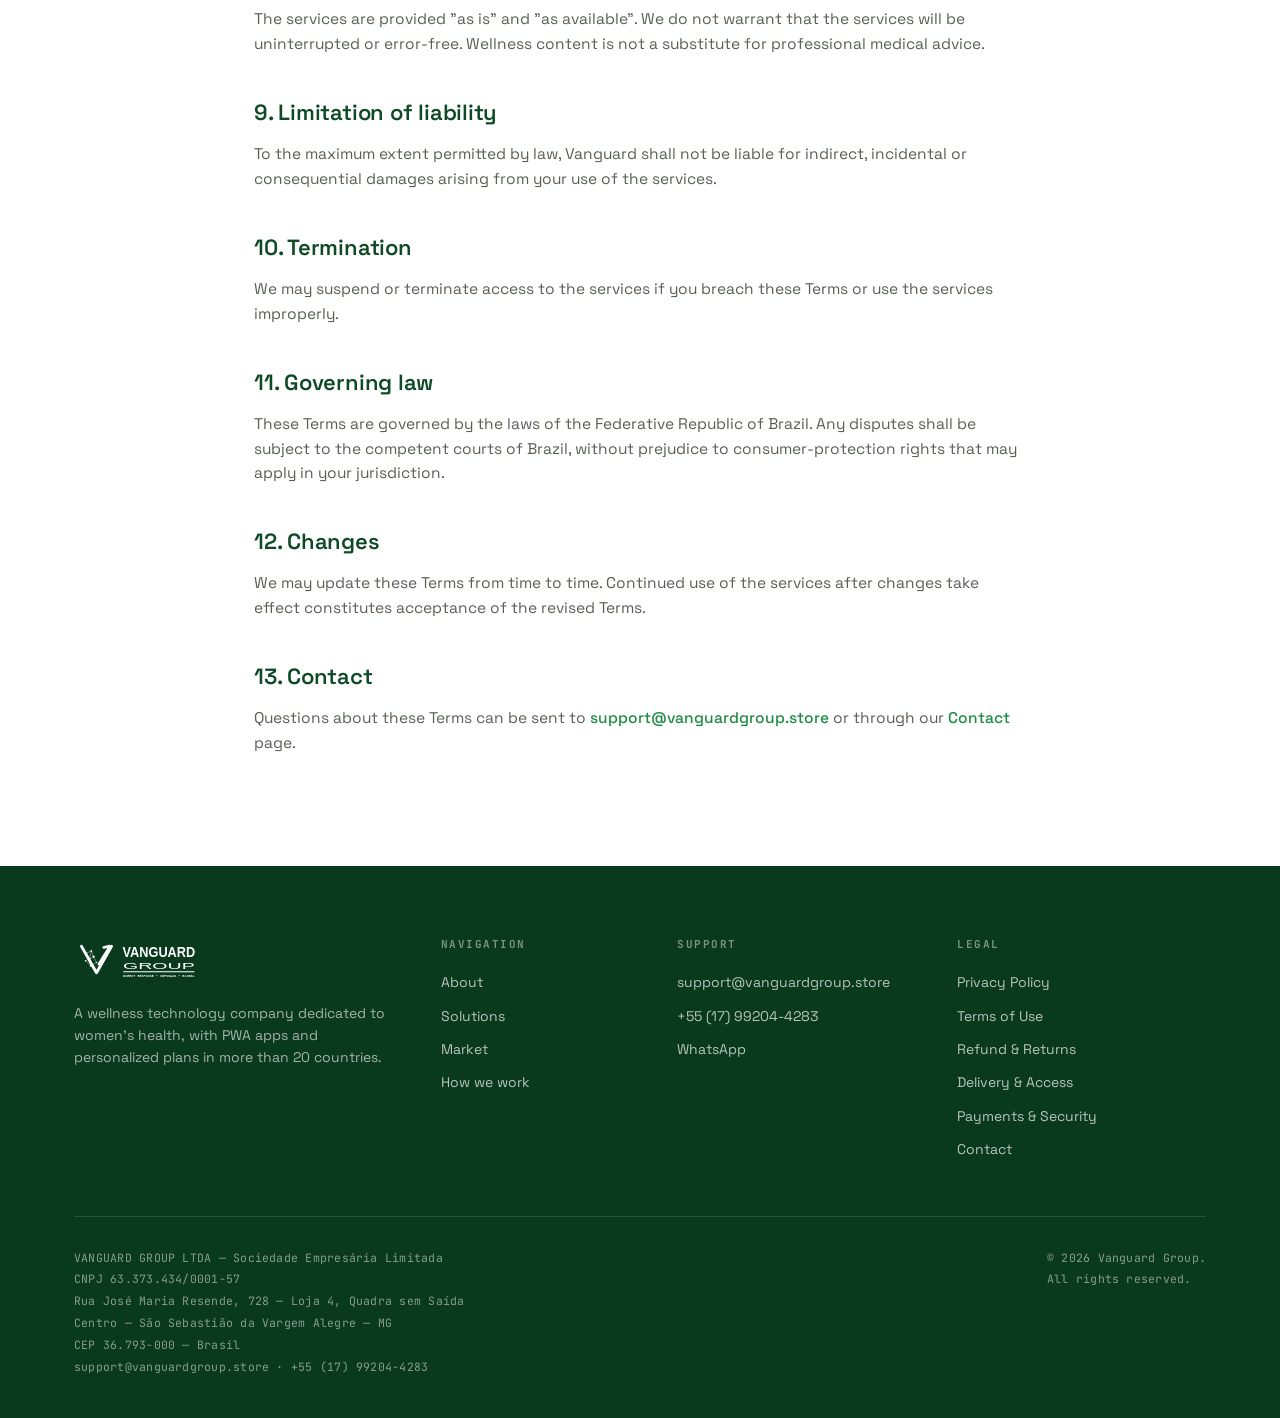
<file: terms-of-use/index.html>
<!DOCTYPE html>
<html lang="en">
<head>
<meta charset="UTF-8">
<meta name="viewport" content="width=device-width, initial-scale=1.0">
<title>Terms of Use — Vanguard Group</title>
<meta name="description" content="Terms of Use governing access to and use of Vanguard Group's website and applications.">
<link rel="preconnect" href="https://fonts.googleapis.com">
<link rel="preconnect" href="https://fonts.gstatic.com" crossorigin>
<link href="https://fonts.googleapis.com/css2?family=Space+Grotesk:wght@400;500;600;700&family=JetBrains+Mono:wght@400;500;600&display=swap" rel="stylesheet">
<link rel="icon" type="image/svg+xml" href="../assets/favicon.svg?v=3">
<link rel="stylesheet" href="../styles.css">
</head>
<body id="top">

<header id="header" class="scrolled">
  <div class="wrap nav">
    <a href="../index.html" class="brand" aria-label="Vanguard Group — home">
      <img class="logo" src="../assets/logo.svg?v=3" alt="Vanguard Group" width="220" height="80">
    </a>
    <nav class="nav-links" id="navLinks" aria-label="Primary">
      <a href="../index.html#solutions">Solutions</a>
      <a href="../index.html#market">Market</a>
      <a href="../index.html#how">How we work</a>
      <a href="../index.html#about">About</a>
      <a href="../index.html#faq">FAQ</a>
    </nav>
    <div class="nav-cta">
      <a href="../index.html" class="btn btn-ghost">Home</a>
      <a href="../contact/" class="btn btn-lime">Contact</a>
      <button class="burger" id="burger" aria-label="Open menu" aria-expanded="false"><span></span><span></span><span></span></button>
    </div>
  </div>
</header>

<section class="page-hero">
  <div class="wrap">
    <p class="crumb"><a href="../index.html">Home</a> / Terms of Use</p>
    <h1>Terms of Use</h1>
    <span class="updated">// Last updated: January 2025</span>
  </div>
</section>

<section class="legal">
  <div class="wrap legal-wrap">
    <p class="lead">These Terms of Use ("Terms") govern your access to and use of the website and applications provided by Vanguard Group ("Vanguard", "we", "us"). By using our services, you agree to these Terms.</p>

    <h2>1. Acceptance</h2>
    <p>By accessing or using our services, you confirm that you have read, understood and agree to be bound by these Terms and by our <a href="../privacy-policy/">Privacy Policy</a>. If you do not agree, you should not use our services.</p>

    <h2>2. Eligibility</h2>
    <p>You must be of legal age in your jurisdiction and able to enter into a binding agreement to use our services. By using the services, you represent that you meet these requirements.</p>

    <h2>3. Description of the service</h2>
    <p>Vanguard provides wellness technology, including PWA applications with personalized plans. Our content and plans are for <strong>informational and wellness-support purposes only</strong> and do not constitute medical advice, diagnosis or treatment.</p>

    <h2>4. Accounts</h2>
    <p>You are responsible for maintaining the confidentiality of your account credentials and for all activity that occurs under your account. Notify us immediately of any unauthorized use.</p>

    <h2>5. Acceptable use</h2>
    <ul>
      <li>Do not use the services for unlawful or fraudulent purposes;</li>
      <li>Do not attempt to disrupt, reverse engineer or gain unauthorized access to our systems;</li>
      <li>Do not infringe the intellectual property or rights of others.</li>
    </ul>

    <h2>6. Subscriptions and billing</h2>
    <p>Some services are offered on a paid or subscription basis. Prices and billing cycles are presented at checkout. Payments are processed by a third-party provider (<strong>Stripe</strong>), and by completing a purchase you also accept the processor's applicable terms. Refunds are governed by our <a href="../refund-and-returns/">Refund &amp; Returns</a> policy, and payment processing by our <a href="../payments-and-security/">Payments &amp; Security</a> policy.</p>

    <h2>7. Intellectual property</h2>
    <p>All content, trademarks, software and materials made available through the services are owned by Vanguard or its licensors and are protected by applicable laws. No rights are granted other than the limited right to use the services as intended.</p>

    <h2>8. Disclaimers</h2>
    <p>The services are provided "as is" and "as available". We do not warrant that the services will be uninterrupted or error-free. Wellness content is not a substitute for professional medical advice.</p>

    <h2>9. Limitation of liability</h2>
    <p>To the maximum extent permitted by law, Vanguard shall not be liable for indirect, incidental or consequential damages arising from your use of the services.</p>

    <h2>10. Termination</h2>
    <p>We may suspend or terminate access to the services if you breach these Terms or use the services improperly.</p>

    <h2>11. Governing law</h2>
    <p>These Terms are governed by the laws of the Federative Republic of Brazil. Any disputes shall be subject to the competent courts of Brazil, without prejudice to consumer-protection rights that may apply in your jurisdiction.</p>

    <h2>12. Changes</h2>
    <p>We may update these Terms from time to time. Continued use of the services after changes take effect constitutes acceptance of the revised Terms.</p>

    <h2>13. Contact</h2>
    <p>Questions about these Terms can be sent to <a href="mailto:support@vanguardgroup.store">support@vanguardgroup.store</a> or through our <a href="../contact/">Contact</a> page.</p>
  </div>
</section>

<footer>
  <div class="wrap">
    <div class="foot-grid">
      <div class="foot-brand">
        <a href="../index.html" class="brand" aria-label="Vanguard Group">
          <img class="logo" src="../assets/logo-white.svg?v=3" alt="Vanguard Group" width="220" height="80">
        </a>
        <p>A wellness technology company dedicated to women's health, with PWA apps and personalized plans in more than 20 countries.</p>
      </div>
      <div class="foot-col">
        <h5>Navigation</h5>
        <a href="../index.html#about">About</a>
        <a href="../index.html#solutions">Solutions</a>
        <a href="../index.html#market">Market</a>
        <a href="../index.html#how">How we work</a>
      </div>
      <div class="foot-col">
        <h5>Support</h5>
        <a href="mailto:support@vanguardgroup.store">support@vanguardgroup.store</a>
        <a href="tel:+5517992044283">+55 (17) 99204-4283</a>
        <a href="https://wa.me/5517992044283" target="_blank" rel="noopener">WhatsApp</a>
      </div>
      <div class="foot-col">
        <h5>Legal</h5>
        <a href="../privacy-policy/">Privacy Policy</a>
        <a href="../terms-of-use/">Terms of Use</a>
        <a href="../refund-and-returns/">Refund &amp; Returns</a>
        <a href="../delivery-and-access/">Delivery &amp; Access</a>
        <a href="../payments-and-security/">Payments &amp; Security</a>
        <a href="../contact/">Contact</a>
      </div>
    </div>
    <div class="corp">
      <p class="mono">VANGUARD GROUP LTDA — Sociedade Empresária Limitada<br>CNPJ 63.373.434/0001-57<br>Rua José Maria Resende, 728 — Loja 4, Quadra sem Saída<br>Centro — São Sebastião da Vargem Alegre — MG<br>CEP 36.793-000 — Brasil<br>support@vanguardgroup.store · <a href="tel:+5517992044283" style="color:inherit">+55 (17) 99204-4283</a></p>
      <p class="mono">© <span id="year">2025</span> Vanguard Group.<br>All rights reserved.</p>
    </div>
  </div>
</footer>

<script src="../script.js"></script>
</body>
</html>
</file>
<file: styles.css>
:root{
  --bg:#FFFFFF;
  --bg-soft:#F4F8EE;
  --ink:#10180F;
  --muted:#586056;
  --muted-2:#828b80;
  --line:rgba(16,24,15,.10);
  --line-2:rgba(16,24,15,.06);
  --green:#1E8A45;
  --green-deep:#0E4A26;
  --green-darker:#0A3A1E;
  --lime:#C8FF3D;
  --lime-soft:#EAFBC0;
  --maxw:1180px;
}
*{margin:0;padding:0;box-sizing:border-box}
html{scroll-behavior:smooth}
body{
  background:var(--bg);color:var(--ink);
  font-family:'Space Grotesk',sans-serif;font-weight:400;line-height:1.6;
  -webkit-font-smoothing:antialiased;overflow-x:hidden;
}
a{color:inherit;text-decoration:none}
img,svg{display:block;max-width:100%}
.wrap{width:100%;max-width:var(--maxw);margin:0 auto;padding:0 24px}
.eyebrow{
  font-family:'JetBrains Mono',monospace;font-size:12px;font-weight:600;
  letter-spacing:.16em;text-transform:uppercase;color:var(--green);
  display:inline-flex;align-items:center;gap:10px;
}
.eyebrow::before{content:"";width:24px;height:1px;background:var(--green);opacity:.55}
.btn{
  display:inline-flex;align-items:center;justify-content:center;gap:8px;
  font-family:'JetBrains Mono',monospace;font-size:14px;font-weight:600;letter-spacing:.01em;
  padding:14px 26px;border-radius:8px;cursor:pointer;border:1px solid transparent;
  transition:transform .25s ease, background .25s ease, color .25s ease, border-color .25s ease;
}
.btn-primary{background:var(--green-deep);color:#fff}
.btn-primary:hover{transform:translateY(-2px);background:var(--green)}
.btn-lime{background:var(--lime);color:var(--green-darker)}
.btn-lime:hover{transform:translateY(-2px);background:#d6ff5e}
.btn-ghost{background:transparent;color:var(--green-deep);border-color:var(--line)}
.btn-ghost:hover{border-color:var(--green);color:var(--green);transform:translateY(-2px)}
:focus-visible{outline:2px solid var(--green);outline-offset:3px;border-radius:4px}

/* HEADER */
header{
  position:fixed;top:0;left:0;width:100%;z-index:100;
  background:rgba(255,255,255,.78);backdrop-filter:blur(14px);
  border-bottom:1px solid transparent;transition:border-color .3s, background .3s;
}
header.scrolled{border-bottom:1px solid var(--line);background:rgba(255,255,255,.94)}
.nav{display:flex;align-items:center;justify-content:space-between;height:72px}
.brand{display:flex;align-items:center;gap:11px}
.brand .logo{height:40px;width:auto;display:block}
.nav-links{display:flex;align-items:center;gap:30px}
.nav-links a{font-size:14px;color:var(--muted);transition:color .2s}
.nav-links a:hover{color:var(--ink)}
.nav-cta{display:flex;align-items:center;gap:14px}
.burger{display:none;flex-direction:column;gap:5px;background:none;border:0;cursor:pointer;padding:8px}
.burger span{width:22px;height:2px;background:var(--ink);transition:.3s}

/* HERO */
.hero{position:relative;padding:160px 0 90px;overflow:hidden}
.hero-grid{display:grid;grid-template-columns:1.05fr .95fr;gap:60px;align-items:center}
.hero h1{font-size:clamp(36px,5vw,62px);font-weight:600;line-height:1.06;letter-spacing:-.025em;margin:26px 0 22px}
.hero h1 .accent{color:var(--green)}
.hero p.lead{font-size:clamp(16px,2vw,19px);color:var(--muted);max-width:500px;margin-bottom:34px}
.hero-actions{display:flex;gap:14px;flex-wrap:wrap}
.hero-note{margin-top:22px;font-family:'JetBrains Mono',monospace;font-size:12px;color:var(--muted-2)}
.glow{position:absolute;width:560px;height:560px;border-radius:50%;
  background:radial-gradient(circle,rgba(200,255,61,.28),transparent 62%);
  top:-160px;right:-120px;pointer-events:none;filter:blur(10px);z-index:-1}

/* globe (hero) */
.globe-wrap{position:relative;width:100%;max-width:470px;margin:0 auto}
.globe-stage{position:relative;width:100%;aspect-ratio:1/1}
.globe-stage::before{content:"";position:absolute;inset:4%;border-radius:50%;
  background:radial-gradient(circle at 36% 30%, rgba(200,255,61,.22), rgba(30,138,69,.06) 46%, transparent 72%);
  pointer-events:none}
canvas#globe{position:relative;width:100%;height:100%;display:block}
.globe-caption{display:flex;justify-content:center;gap:24px;margin-top:14px;flex-wrap:wrap}
.globe-caption span{font-family:'JetBrains Mono',monospace;font-size:11px;letter-spacing:.1em;text-transform:uppercase;color:var(--muted);display:inline-flex;align-items:center;gap:8px}
.globe-caption span::before{content:"";width:7px;height:7px;border-radius:50%;background:var(--green)}
.globe-caption span.lime::before{background:var(--lime);box-shadow:0 0 0 4px rgba(200,255,61,.18)}

/* STATS */
.stats{background:var(--bg-soft);border-top:1px solid var(--line-2);border-bottom:1px solid var(--line-2)}
.stats-grid{display:grid;grid-template-columns:repeat(3,1fr);text-align:center}
.stat{padding:46px 20px;border-right:1px solid var(--line-2)}
.stat:last-child{border-right:0}
.stat b{display:block;font-size:clamp(28px,3.4vw,40px);font-weight:600;letter-spacing:-.02em;color:var(--green-deep)}
.stat span{font-family:'JetBrains Mono',monospace;font-size:12px;letter-spacing:.1em;text-transform:uppercase;color:var(--muted)}

/* SECTION SHELL */
section.block{padding:100px 0}
.sec-head{max-width:720px;margin-bottom:54px}
.sec-head h2{font-size:clamp(28px,3.8vw,46px);font-weight:600;letter-spacing:-.025em;line-height:1.1;margin:18px 0 14px}
.sec-head p{color:var(--muted);font-size:17px}

/* solutions */
.services{display:grid;grid-template-columns:repeat(3,1fr);gap:1px;background:var(--line-2);border:1px solid var(--line);border-radius:16px;overflow:hidden}
.svc{background:#fff;padding:36px 30px;transition:background .3s;position:relative}
.svc:hover{background:var(--bg-soft)}
.svc .num{font-family:'JetBrains Mono',monospace;font-size:11px;color:var(--green);letter-spacing:.1em}
.svc .icon{width:46px;height:46px;border:1px solid var(--line);border-radius:11px;display:grid;place-items:center;margin:18px 0 20px;background:var(--lime-soft)}
.svc .icon svg{width:22px;height:22px;stroke:var(--green-deep);fill:none;stroke-width:1.7}
.svc h3{font-size:19px;font-weight:600;margin-bottom:10px;letter-spacing:-.01em}
.svc p{color:var(--muted);font-size:14.5px}

/* market */
.market{background:var(--bg-soft)}
.market-grid{display:grid;grid-template-columns:repeat(3,1fr);gap:22px}
.mcard{background:#fff;border:1px solid var(--line);border-radius:16px;padding:34px 30px}
.mcard .tag{font-family:'JetBrains Mono',monospace;font-size:11px;color:var(--green);letter-spacing:.12em;text-transform:uppercase}
.mcard h3{font-size:20px;font-weight:600;margin:14px 0 10px;letter-spacing:-.01em}
.mcard p{color:var(--muted);font-size:15px}

/* model / steps */
.steps{display:grid;grid-template-columns:repeat(4,1fr);gap:1px;background:var(--line-2);border:1px solid var(--line);border-radius:16px;overflow:hidden}
.step{background:#fff;padding:34px 28px}
.step .sn{font-family:'JetBrains Mono',monospace;font-size:13px;font-weight:600;color:var(--green);
  display:inline-grid;place-items:center;width:38px;height:38px;border:1px solid var(--line);border-radius:10px;background:var(--lime-soft);margin-bottom:20px}
.step h3{font-size:17px;font-weight:600;margin-bottom:9px;letter-spacing:-.01em}
.step p{color:var(--muted);font-size:14px}

/* about */
.about-grid{display:grid;grid-template-columns:1fr 1fr;gap:64px;align-items:center}
.about-text h2{font-size:clamp(28px,3.8vw,44px);font-weight:600;letter-spacing:-.025em;line-height:1.12;margin:18px 0 22px}
.about-text p{color:var(--muted);font-size:16px;margin-bottom:16px}
.about-text p strong{color:var(--ink);font-weight:600}
.why-list{list-style:none;margin-top:30px;display:grid;gap:1px;background:var(--line-2);border:1px solid var(--line);border-radius:14px;overflow:hidden}
.why-list li{background:#fff;padding:20px 22px;display:flex;gap:16px;align-items:flex-start}
.why-list .k{font-family:'JetBrains Mono',monospace;font-size:11px;color:var(--green);padding-top:3px;white-space:nowrap}
.why-list b{display:block;font-size:15px;font-weight:600;margin-bottom:3px}
.why-list span.d{color:var(--muted);font-size:14px}

/* values */
.values{background:var(--bg-soft)}
.val-grid{display:grid;grid-template-columns:repeat(4,1fr);gap:22px}
.val{padding:30px 26px;border:1px solid var(--line);border-radius:14px;background:#fff;transition:border-color .3s, transform .3s}
.val:hover{border-color:rgba(30,138,69,.4);transform:translateY(-4px)}
.val .vk{font-family:'JetBrains Mono',monospace;font-size:11px;color:var(--green);letter-spacing:.1em;display:block;margin-bottom:16px}
.val h4{font-size:18px;font-weight:600;margin-bottom:9px}
.val p{color:var(--muted);font-size:14px}

/* faq */
.faq-grid{display:grid;grid-template-columns:.7fr 1.3fr;gap:60px;align-items:start}
.faq-item{border-bottom:1px solid var(--line)}
.faq-q{width:100%;background:none;border:0;color:var(--ink);cursor:pointer;text-align:left;
  display:flex;justify-content:space-between;align-items:center;gap:20px;
  padding:24px 0;font-family:'Space Grotesk',sans-serif;font-size:17px;font-weight:500}
.faq-q .plus{width:22px;height:22px;flex-shrink:0;position:relative;transition:transform .3s}
.faq-q .plus::before,.faq-q .plus::after{content:"";position:absolute;background:var(--green);transition:.3s}
.faq-q .plus::before{top:50%;left:0;width:100%;height:1.5px;transform:translateY(-50%)}
.faq-q .plus::after{left:50%;top:0;height:100%;width:1.5px;transform:translateX(-50%)}
.faq-item.open .plus{transform:rotate(135deg)}
.faq-a{max-height:0;overflow:hidden;transition:max-height .35s ease}
.faq-a p{color:var(--muted);font-size:15px;padding:0 0 24px}

/* final cta */
.final{padding:110px 0}
.final-box{position:relative;border-radius:22px;padding:70px 50px;text-align:center;overflow:hidden;
  background:linear-gradient(150deg,var(--green-deep),var(--green-darker));color:#fff}
.final-box .eyebrow{color:var(--lime)}
.final-box .eyebrow::before{background:var(--lime)}
.final-box h2{font-size:clamp(30px,4.4vw,50px);font-weight:600;letter-spacing:-.025em;line-height:1.08;margin:18px auto 18px;max-width:760px;color:#fff}
.final-box p{color:rgba(255,255,255,.82);font-size:17px;max-width:560px;margin:0 auto 34px}
.final-glow{position:absolute;width:420px;height:420px;border-radius:50%;background:radial-gradient(circle,rgba(200,255,61,.22),transparent 65%);top:-160px;left:50%;transform:translateX(-50%);pointer-events:none}

/* footer */
footer{background:var(--green-darker);color:rgba(255,255,255,.7);padding:70px 0 40px}
.foot-grid{display:grid;grid-template-columns:1.5fr .9fr 1.1fr 1.15fr;gap:42px;margin-bottom:44px}
.foot-brand .brand{margin-bottom:20px}
.foot-brand .brand .logo{height:46px}
.foot-brand p{color:rgba(255,255,255,.62);font-size:14px;max-width:320px}
.foot-col h5{font-family:'JetBrains Mono',monospace;font-size:11px;letter-spacing:.14em;text-transform:uppercase;color:rgba(255,255,255,.45);margin-bottom:18px}
.foot-col a,.foot-col p{display:block;color:rgba(255,255,255,.7);font-size:14px;margin-bottom:11px;transition:color .2s}
.foot-col a:hover{color:var(--lime)}
.pay-strip{border-top:1px solid rgba(255,255,255,.12);padding-top:28px;margin-bottom:8px;display:flex;flex-wrap:wrap;gap:20px;align-items:center;justify-content:space-between}
.pay-cards{display:flex;gap:10px;flex-wrap:wrap;align-items:center}
.card-logo{background:#fff;border-radius:6px;padding:6px 10px;height:36px;display:inline-flex;align-items:center;justify-content:center;box-shadow:0 1px 2px rgba(0,0,0,.18)}
.card-logo svg{height:22px;width:auto;display:block}
.pay-note{font-family:'JetBrains Mono',monospace;font-size:11px;color:rgba(255,255,255,.55);line-height:1.7;max-width:520px}
.corp{border-top:1px solid rgba(255,255,255,.12);padding-top:30px;display:flex;justify-content:space-between;gap:24px;flex-wrap:wrap}
.corp .mono{font-family:'JetBrains Mono',monospace;font-size:11.5px;color:rgba(255,255,255,.5);line-height:1.9;letter-spacing:.02em}
.disclaimer{margin-top:26px;padding-top:24px;border-top:1px solid rgba(255,255,255,.12);font-size:11.5px;color:rgba(255,255,255,.5);line-height:1.8;max-width:880px}
.disclaimer strong{color:rgba(255,255,255,.75)}

/* reveal */
.reveal{opacity:0;transform:translateY(26px);transition:opacity .7s cubic-bezier(.16,1,.3,1),transform .7s cubic-bezier(.16,1,.3,1)}
.reveal.in{opacity:1;transform:none}

/* LEGAL / CONTENT PAGES */
.page-hero{padding:128px 0 52px;background:var(--bg-soft);border-bottom:1px solid var(--line)}
.page-hero .crumb{font-family:'JetBrains Mono',monospace;font-size:12px;letter-spacing:.08em;color:var(--muted-2);margin-bottom:16px}
.page-hero .crumb a{color:var(--green)}
.page-hero h1{font-size:clamp(30px,4.4vw,48px);font-weight:600;letter-spacing:-.025em;line-height:1.08}
.page-hero .updated{display:block;margin-top:14px;font-family:'JetBrains Mono',monospace;font-size:12px;color:var(--muted-2);letter-spacing:.05em}
.legal{padding:56px 0 96px}
.legal-wrap{max-width:820px}
.legal h2{font-size:22px;font-weight:600;letter-spacing:-.01em;margin:38px 0 12px;color:var(--green-deep)}
.legal h2:first-child{margin-top:0}
.legal h3{font-size:16px;font-weight:600;margin:24px 0 8px;color:var(--ink)}
.legal p{color:var(--muted);font-size:15.5px;margin-bottom:14px}
.legal ul{margin:0 0 16px 20px;color:var(--muted);font-size:15.5px}
.legal li{margin-bottom:8px}
.legal a{color:var(--green);font-weight:500}
.legal strong{color:var(--ink)}
.legal .lead{font-size:17px;color:var(--ink);margin-bottom:28px}
.contact-grid{display:grid;grid-template-columns:repeat(2,1fr);gap:22px;margin:30px 0 8px}
.contact-card{border:1px solid var(--line);border-radius:14px;padding:26px 26px;background:#fff}
.contact-card .ck{font-family:'JetBrains Mono',monospace;font-size:11px;color:var(--green);letter-spacing:.1em;text-transform:uppercase;display:block;margin-bottom:10px}
.contact-card p{margin:0;color:var(--ink);font-size:15.5px}
.contact-card a{color:var(--green)}

/* premium: per-letter heading reveal (fade + slide-up + de-blur) */
.fx-letters .ltr{display:inline-block;opacity:0;transform:translateY(.5em);filter:blur(8px);will-change:transform,filter,opacity}
.fx-letters.fx-in .ltr{opacity:1;transform:none;filter:blur(0);
  transition:opacity .55s cubic-bezier(.16,1,.3,1),transform .55s cubic-bezier(.16,1,.3,1),filter .55s cubic-bezier(.16,1,.3,1)}

/* premium: interactive cards (spotlight, border glow, 3D tilt, magnetism, particles, ripple) */
.fx-card{overflow:hidden;transform-style:preserve-3d;
  transition:transform .3s cubic-bezier(.16,1,.3,1),border-color .3s ease}
.fx-card:hover{transform:none}
.fx-card > :not(.fx-spot):not(.fx-border):not(.fx-particle):not(.fx-ripple){position:relative;z-index:1}
.fx-spot{position:absolute;inset:0;z-index:0;pointer-events:none;border-radius:inherit;opacity:0;transition:opacity .35s ease;
  background:radial-gradient(var(--fx-r,260px) circle at var(--mx,50%) var(--my,50%), rgba(30,138,69,.13), transparent 70%)}
.fx-card:hover .fx-spot{opacity:1}
.fx-border{position:absolute;inset:0;z-index:0;pointer-events:none;border-radius:inherit;padding:1px;opacity:0;transition:opacity .35s ease;
  background:radial-gradient(var(--fx-r,260px) circle at var(--mx,50%) var(--my,50%), rgba(30,138,69,.6), rgba(200,255,61,.3) 42%, transparent 66%);
  -webkit-mask:linear-gradient(#fff 0 0) content-box,linear-gradient(#fff 0 0);-webkit-mask-composite:xor;
  mask:linear-gradient(#fff 0 0) content-box,linear-gradient(#fff 0 0);mask-composite:exclude}
.fx-card:hover .fx-border{opacity:1}
.fx-particle{position:absolute;width:4px;height:4px;border-radius:50%;z-index:3;pointer-events:none;
  background:rgba(200,255,61,.9);box-shadow:0 0 6px rgba(200,255,61,.55)}
.fx-ripple{position:absolute;z-index:3;border-radius:50%;pointer-events:none;transform:translate(-50%,-50%);
  background:rgba(30,138,69,.18)}

/* network scroll effect */
.netfx{position:relative;height:200vh;background:linear-gradient(180deg,#fff 0%,var(--bg-soft) 100%)}
.netfx-sticky{position:sticky;top:0;height:100vh;overflow:hidden;display:flex;flex-direction:column}
.netfx-head{flex:0 0 auto;max-width:760px;margin:0 auto;padding:13vh 24px 0;text-align:center;z-index:2;pointer-events:none}
.netfx-head h2{font-size:clamp(28px,3.8vw,44px);font-weight:600;letter-spacing:-.025em;line-height:1.1;margin:16px 0 12px}
.netfx-head p{color:var(--muted);font-size:16px;max-width:520px;margin:0 auto}
.netfx-canvas-wrap{position:relative;flex:1 1 auto;min-height:0}
canvas#netfx-canvas{position:absolute;inset:0;width:100%;height:100%;display:block}

/* responsive */
@media(max-width:920px){
  .netfx{height:180vh}
  .hero-grid,.about-grid,.faq-grid{grid-template-columns:1fr;gap:48px}
  .hero{padding-top:130px}
  .globe-wrap{order:-1}
  .services,.market-grid,.val-grid,.steps{grid-template-columns:repeat(2,1fr)}
  .foot-grid{grid-template-columns:1fr 1fr}
}
@media(max-width:640px){
  .nav-links{position:fixed;top:72px;left:0;width:100%;flex-direction:column;gap:0;
    background:rgba(255,255,255,.98);backdrop-filter:blur(14px);border-bottom:1px solid var(--line);
    max-height:0;overflow:hidden;transition:max-height .35s ease}
  .nav-links.open{max-height:360px}
  .nav-links a{padding:18px 24px;width:100%;border-bottom:1px solid var(--line)}
  .nav .nav-cta .btn-ghost{display:none}
  .burger{display:flex}
  .brand .logo{height:34px}
  .stats-grid{grid-template-columns:1fr}
  .stat{border-right:0;border-bottom:1px solid var(--line-2);padding:34px 20px}
  .stat:last-child{border-bottom:0}
  .services,.market-grid,.val-grid,.steps{grid-template-columns:1fr}
  .foot-grid{grid-template-columns:1fr}
  section.block{padding:72px 0}
  .final-box{padding:48px 26px}
  .contact-grid{grid-template-columns:1fr}
}
/* Ecosystem: static, contained layout on phones (no sticky scrub) */
@media(max-width:700px){
  .netfx{height:auto;overflow:hidden}
  .netfx-sticky{position:static;height:auto;display:block;padding:64px 0 58px}
  .netfx-head{padding:0 22px;margin:0 auto 4px;max-width:100%}
  .netfx-canvas-wrap{position:relative;flex:none;width:100%;height:92vw;max-height:540px}
}
@media(prefers-reduced-motion:reduce){
  *{scroll-behavior:auto!important}
  .reveal{opacity:1!important;transform:none!important;transition:none!important}
  .btn:hover,.val:hover{transform:none}
  .netfx{height:auto}
  .netfx-sticky{position:static;height:auto;padding:80px 0 90px;display:block}
  .netfx-head{padding:0 24px;margin-bottom:24px}
  .netfx-canvas-wrap{flex:none;height:64vh}
  .fx-letters .ltr{opacity:1!important;transform:none!important;filter:none!important;transition:none!important}
}
</file>
